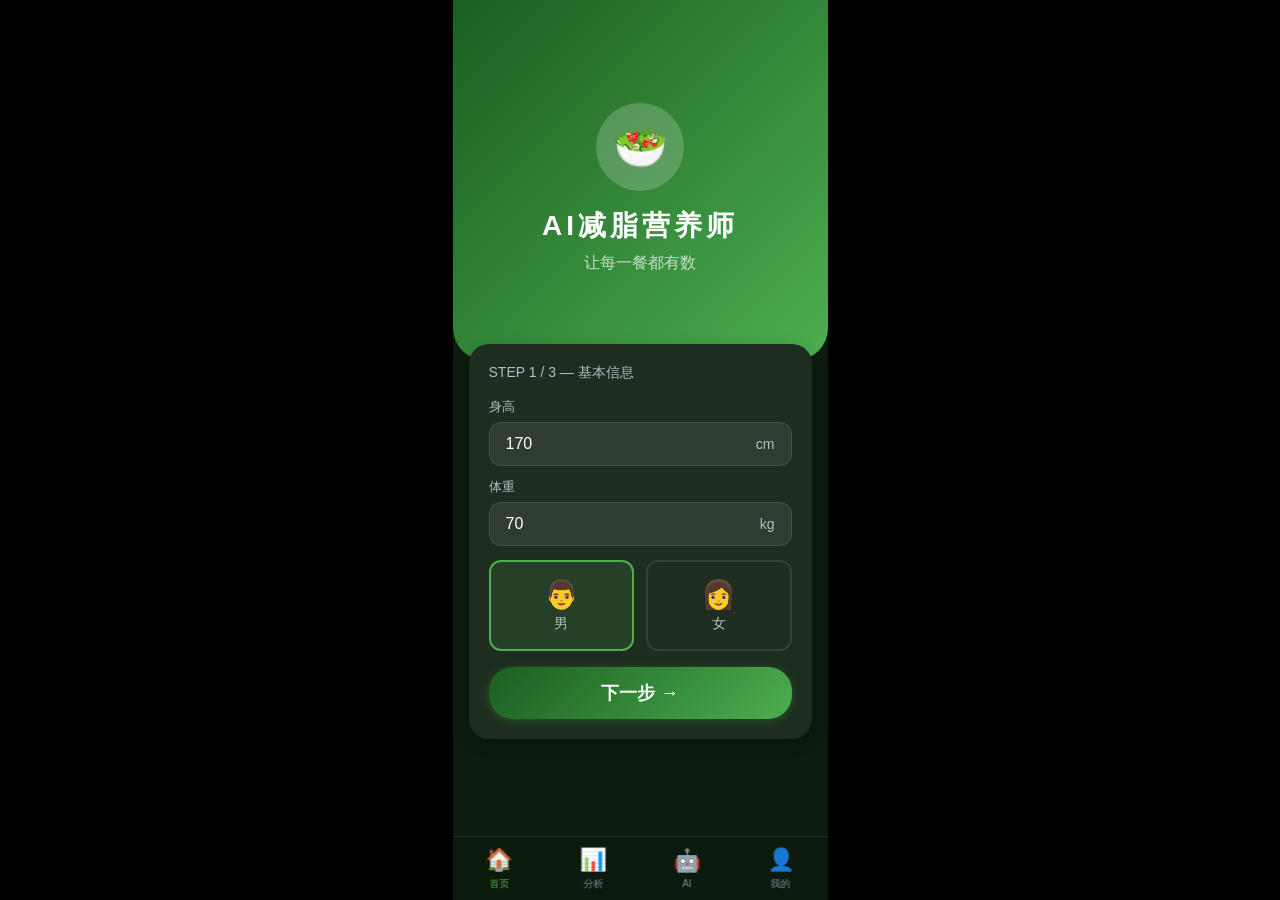
<file: index.html>
<!DOCTYPE html>
<html lang="zh-CN">
<head>
<meta charset="UTF-8">
<meta name="viewport" content="width=device-width, initial-scale=1.0, maximum-scale=1.0, user-scalable=no, viewport-fit=cover">
<title>AI减脂营养师</title>
<link rel="stylesheet" href="css/app.css">
</head>
<body>

<div class="app-container">

  <!-- ══════════════════════════════════════
       Toast
       ══════════════════════════════════════ -->
  <div class="toast" id="toast"></div>

  <!-- ══════════════════════════════════════
       Ripple Overlay
       ══════════════════════════════════════ -->
  <div class="ripple-overlay" id="ripple-overlay"></div>

  <!-- ══════════════════════════════════════
       PAGE 1: Onboarding
       ══════════════════════════════════════ -->
  <div class="page active" id="page-onboarding">

    <!-- Header -->
    <div class="onboard-header">
      <div class="onboard-logo">🥗</div>
      <div class="onboard-title">AI减脂营养师</div>
      <div class="onboard-subtitle">让每一餐都有数</div>
    </div>

    <!-- Step Cards -->
    <div class="onboard-card">

      <!-- Step 1: Body info -->
      <div class="step active" data-step="1">
        <div class="step-label">STEP 1 / 3 — 基本信息</div>

        <div style="margin-bottom: 12px;">
          <label style="font-size:13px;color:var(--text-secondary);display:block;margin-bottom:6px;">身高</label>
          <div class="input-group">
            <input class="input" id="input-height" type="number" value="170" min="100" max="250" placeholder="输入身高">
            <span class="input-unit">cm</span>
          </div>
        </div>

        <div style="margin-bottom: 14px;">
          <label style="font-size:13px;color:var(--text-secondary);display:block;margin-bottom:6px;">体重</label>
          <div class="input-group">
            <input class="input" id="input-weight" type="number" value="70" min="30" max="200" placeholder="输入体重">
            <span class="input-unit">kg</span>
          </div>
        </div>

        <div class="gender-group">
          <div class="gender-card selected" id="gender-male">
            <div class="gender-icon">👨</div>
            <div class="gender-label">男</div>
          </div>
          <div class="gender-card" id="gender-female">
            <div class="gender-icon">👩</div>
            <div class="gender-label">女</div>
          </div>
        </div>

        <button class="btn btn-primary" id="btn-step-next">下一步 →</button>
      </div>

      <!-- Step 2: Goal -->
      <div class="step" data-step="2">
        <div class="step-label">STEP 2 / 3 — 选择目标</div>
        <div class="goal-group">
          <div class="goal-card" data-goal="lose">
            <span class="goal-icon">🔥</span>
            <div class="goal-info">
              <div class="goal-title">减脂</div>
              <div class="goal-desc">制造合理热量缺口，健康减重</div>
            </div>
          </div>
          <div class="goal-card" data-goal="gain">
            <span class="goal-icon">💪</span>
            <div class="goal-info">
              <div class="goal-title">增肌</div>
              <div class="goal-desc">热量盈余+高蛋白，科学增肌</div>
            </div>
          </div>
          <div class="goal-card" data-goal="maintain">
            <span class="goal-icon">⚖️</span>
            <div class="goal-info">
              <div class="goal-title">保持体重</div>
              <div class="goal-desc">维持当前体重与健康饮食</div>
            </div>
          </div>
        </div>
      </div>

      <!-- Step 3: Result -->
      <div class="step" data-step="3">
        <div class="step-label">STEP 3 / 3 — 你的每日热量目标</div>
        <div class="calorie-result">
          <div>
            <span class="calorie-big" id="calorie-target-display">0</span>
            <span class="calorie-unit">千卡/天</span>
          </div>
          <div class="macro-row">
            <div class="macro-item">
              <div class="macro-value" id="macro-protein">--</div>
              <div class="macro-label">蛋白质 g</div>
            </div>
            <div class="macro-item">
              <div class="macro-value" id="macro-carbs">--</div>
              <div class="macro-label">碳水 g</div>
            </div>
            <div class="macro-item">
              <div class="macro-value" id="macro-fat">--</div>
              <div class="macro-label">脂肪 g</div>
            </div>
          </div>
          <div class="ai-note">基于Mifflin-St Jeor公式计算 · 减脂缺口约500千卡</div>
        </div>
        <button class="btn btn-primary" id="btn-start">开始减脂之旅</button>
      </div>
    </div>
  </div>

  <!-- ══════════════════════════════════════
       PAGE 2: Home
       ══════════════════════════════════════ -->
  <div class="page" id="page-home">

    <!-- Header -->
    <div class="home-header">
      <div class="header-top">
        <div class="user-info">
          <div class="avatar" id="avatar-letter">我</div>
          <div>
            <div class="welcome-text" id="greeting-text">早安 🌤️</div>
            <div class="welcome-name" id="greeting-name">减脂用户</div>
          </div>
        </div>
        <div class="calorie-ring-wrap">
          <canvas id="calorie-ring-canvas" width="110" height="110"></canvas>
          <div style="position:absolute;top:50%;left:50%;transform:translate(-50%,-50%);text-align:center;pointer-events:none;">
            <div style="font-family:var(--font-number);font-size:16px;font-weight:700;" id="ring-remaining">1800</div>
            <div style="font-size:10px;color:var(--text-muted);">剩余千卡</div>
          </div>
          <div class="streak-badge">
            <span>🔥</span><span id="streak-days">0</span><span>天打卡</span>
          </div>
        </div>
      </div>

      <!-- Meal quick access -->
      <div class="meal-quick">
        <div class="meal-quick-item" data-meal="早餐">
          <div class="meal-quick-icon">☀️</div>
          <div class="meal-quick-label">早餐</div>
        </div>
        <div class="meal-quick-item" data-meal="午餐">
          <div class="meal-quick-icon">🌤️</div>
          <div class="meal-quick-label">午餐</div>
        </div>
        <div class="meal-quick-item" data-meal="晚餐">
          <div class="meal-quick-icon">🌙</div>
          <div class="meal-quick-label">晚餐</div>
        </div>
        <div class="meal-quick-item" data-meal="加餐">
          <div class="meal-quick-icon">🍎</div>
          <div class="meal-quick-label">加餐</div>
        </div>
      </div>
    </div>

    <!-- Tabs -->
    <div class="tab-bar">
      <div class="tab-btn active" data-tab="record">📝 记录</div>
      <div class="tab-btn" data-tab="analysis">📊 分析</div>
      <div class="tab-btn" data-tab="ai">🤖 AI助手</div>
    </div>

    <!-- ══════════════════════════════════════
         Tab 1: Diet Record
         ══════════════════════════════════════ -->
    <div class="tab-content active padded" data-tab="record">

      <!-- Search -->
      <div class="search-bar">
        <div class="search-input-wrap">
          <input class="input" id="search-food-input" type="text" placeholder="搜索食物或输入描述...">
          <div class="search-dropdown" id="search-dropdown"></div>
        </div>
        <button class="btn-icon" id="btn-camera">📷</button>
      </div>

      <!-- Meal groups -->
      <div id="meals-container" style="min-height:200px;">
        <div class="text-center text-muted" style="padding:40px">
          还没有饮食记录<br><br>搜索食物开始记录吧
        </div>
      </div>

      <!-- Summary bar -->
      <div class="summary-bar">
        <div class="summary-row">
          <span class="summary-cal-label">已摄入</span>
          <span class="summary-cal-value" id="summary-cal">0</span>
          <span class="summary-cal-label">/ 目标</span>
          <span class="summary-cal-value" id="summary-target">1800</span>
          <span class="summary-cal-label">千卡</span>
        </div>
        <div class="progress-bar">
          <div class="progress-fill" id="summary-progress" style="width:0%"></div>
        </div>
        <div class="summary-row">
          <span class="summary-cal-label" style="color:var(--protein)">蛋白质</span>
          <span class="summary-cal-value" id="summary-protein">0</span>
          <span class="summary-cal-label">g</span>
          <span class="summary-cal-label" style="color:var(--carbs);margin-left:8px;">碳水</span>
          <span class="summary-cal-value" id="summary-carbs">0</span>
          <span class="summary-cal-label">g</span>
          <span class="summary-cal-label" style="color:var(--fat);margin-left:8px;">脂肪</span>
          <span class="summary-cal-value" id="summary-fat">0</span>
          <span class="summary-cal-label">g</span>
        </div>
      </div>
    </div>

    <!-- ══════════════════════════════════════
         Tab 2: Analysis
         ══════════════════════════════════════ -->
    <div class="tab-content padded" data-tab="analysis" id="macro-chart-area">

      <!-- Macro rings -->
      <div class="card">
        <div style="font-size:14px;color:var(--text-secondary);margin-bottom:8px;">今日营养素</div>
        <div class="chart-container" style="position:relative;">
          <canvas id="macro-ring-canvas" width="200" height="200"></canvas>
          <div style="position:absolute;top:50%;left:50%;transform:translate(-50%,-50%);text-align:center;pointer-events:none;">
            <div style="font-family:var(--font-number);font-size:28px;font-weight:800;" id="macro-center-cal">0</div>
            <div style="font-size:12px;color:var(--text-muted);" id="macro-center-target">/1800</div>
          </div>
        </div>
        <div class="chart-labels">
          <span class="chart-label-dot dot-protein"><span id="pct-protein">--%</span></span>
          <span class="chart-label-dot dot-carbs"><span id="pct-carbs">--%</span></span>
          <span class="chart-label-dot dot-fat"><span id="pct-fat">--%</span></span>
        </div>
      </div>

      <!-- Weekly chart -->
      <div class="card">
        <div style="font-size:14px;color:var(--text-secondary);margin-bottom:4px;">本周热量趋势</div>
        <div id="weekly-avg" style="font-size:12px;color:var(--text-muted);margin-bottom:8px;"></div>
        <div class="chart-container">
          <canvas id="weekly-chart-canvas" width="320" height="160"></canvas>
        </div>
        <div style="font-size:10px;color:var(--text-muted);text-align:center;margin-top:4px;">
          绿色达标 · 红色超标 · 虚线目标值
        </div>
      </div>

      <!-- AI Score -->
      <div class="card ai-score-card">
        <div style="font-size:14px;color:var(--text-secondary);">今日饮食评分</div>
        <div class="ai-score-big" id="ai-score-display" style="color:var(--text-muted);">--</div>
        <div class="ai-score-comment" id="ai-score-comment">记录饮食后可获得AI评分</div>
      </div>

      <!-- Suggestions -->
      <div class="card">
        <div style="font-size:14px;color:var(--text-secondary);margin-bottom:8px;">AI改进建议</div>
        <div class="suggestion-list" id="suggestions-list">
          <div class="text-center text-muted">记录饮食后可获得AI建议</div>
        </div>
      </div>

      <!-- Trend mini chart -->
      <div class="card">
        <div style="font-size:14px;color:var(--text-secondary);">近7天评分趋势</div>
        <div class="mini-chart-wrap">
          <canvas id="trend-canvas" width="280" height="100"></canvas>
          <span class="trend-arrow" id="trend-arrow">--</span>
        </div>
      </div>
    </div>

    <!-- ══════════════════════════════════════
         Tab 3: AI Chat
         ══════════════════════════════════════ -->
    <div class="tab-content" data-tab="ai" style="display:flex;flex-direction:column;flex:1;">

      <!-- Tool Links -->
      <div class="tool-links" style="display:flex;gap:10px;padding:0 16px 10px;overflow-x:auto;">
        <a href="product-agent.html" style="display:flex;align-items:center;gap:8px;background:rgba(59,130,246,0.10);border:1px solid rgba(59,130,246,0.25);border-radius:12px;padding:10px 16px;text-decoration:none;color:#60A5FA;font-size:13px;font-weight:600;white-space:nowrap;flex-shrink:0;transition:all 0.2s;">
          <span>🚀</span> 产品开发AI助手
        </a>
        <a href="listing-tool.html" style="display:flex;align-items:center;gap:8px;background:rgba(255,153,0,0.10);border:1px solid rgba(255,153,0,0.25);border-radius:12px;padding:10px 16px;text-decoration:none;color:var(--accent);font-size:13px;font-weight:600;white-space:nowrap;flex-shrink:0;transition:all 0.2s;">
          <span>📦</span> 亚马逊Listing优化
        </a>
      </div>

      <!-- Quick questions -->
      <div class="quick-questions">
        <div class="quick-chip">今天吃超了怎么办？</div>
        <div class="quick-chip">推荐一份低卡晚餐</div>
        <div class="quick-chip">减脂期能吃火锅吗？</div>
        <div class="quick-chip">如何补充蛋白质？</div>
        <div class="quick-chip">帮我分析今天的饮食</div>
      </div>

      <!-- Chat area -->
      <div class="chat-area" id="chat-messages">
        <div class="chat-row">
          <div class="chat-avatar">🥗</div>
          <div class="chat-bubble ai">
            你好！我是你的AI减脂营养师 🥗<br><br>
            告诉我你吃了什么，我帮你分析热量和营养。你也可以问我任何减脂相关的问题，比如：<br><br>
            • 今天吃超了怎么调整？<br>
            • 帮我推荐一份低卡晚餐<br>
            • 减脂期能吃火锅吗？<br><br>
            开始记录你的第一餐吧！
          </div>
        </div>
      </div>

      <!-- Input -->
      <div class="chat-input-bar">
        <input class="chat-input" id="chat-input" type="text" placeholder="输入消息...">
        <button class="chat-send" id="btn-send" disabled>➤</button>
      </div>
    </div>
  </div>

  <!-- ══════════════════════════════════════
       PAGE 3: Settings
       ══════════════════════════════════════ -->
  <div class="page" id="page-settings">
    <div class="padded">

      <!-- Profile -->
      <div class="profile-header">
        <div class="profile-avatar" id="settings-avatar-letter">我</div>
        <div class="profile-name" id="profile-name-display">减脂用户</div>
        <div class="profile-stats" id="profile-stats-display">--cm · --kg · 目标--kg</div>
        <button class="edit-btn" id="btn-edit-profile">编辑资料</button>
      </div>

      <!-- Calorie target -->
      <div class="settings-section">
        <div class="settings-section-title">每日热量目标</div>
        <div class="card">
          <div class="target-adjust">
            <button class="target-btn" id="target-minus">−</button>
            <div>
              <div class="target-value" id="settings-target">1800</div>
              <div style="font-size:12px;color:var(--text-muted);text-align:center;">千卡/天</div>
            </div>
            <button class="target-btn" id="target-plus">+</button>
          </div>
          <div style="font-size:12px;color:var(--text-muted);text-align:center;" id="settings-macros">
            蛋白质 135g · 碳水 202g · 脂肪 50g
          </div>
        </div>
      </div>

      <!-- Preferences -->
      <div class="settings-section">
        <div class="settings-section-title">饮食偏好</div>
        <div class="card">
          <div class="tag-group">
            <span class="tag">🥬 素食</span>
            <span class="tag">🥛 无乳糖</span>
            <span class="tag selected">🥩 高蛋白</span>
            <span class="tag">🍞 低碳水</span>
            <span class="tag">🐟 地中海</span>
          </div>
        </div>
      </div>

      <!-- Data management -->
      <div class="settings-section">
        <div class="settings-section-title">数据管理</div>
        <div class="card">
          <button class="btn btn-danger btn-sm" id="btn-clear-today" style="margin-bottom:8px;">清除今日记录</button>
          <button class="btn btn-outline btn-sm" id="btn-export">导出饮食报告</button>
        </div>
      </div>

      <!-- About -->
      <div class="settings-section">
        <div class="settings-section-title">关于</div>
        <div class="card">
          <div class="about-text">
            <div>AI减脂营养师 v1.0</div>
            <div>技术栈：FastAPI + DeepSeek + Canvas</div>
            <div>让每一餐都有数据可依</div>
            <div style="margin-top:4px;">由AI编程助手辅助开发</div>
          </div>
        </div>
      </div>
    </div>
  </div>

  <!-- ══════════════════════════════════════
       Bottom Navigation
       ══════════════════════════════════════ -->
  <div class="bottom-nav">
    <div class="nav-item active" data-page="home">
      <span class="nav-icon">🏠</span>
      <span>首页</span>
    </div>
    <div class="nav-item" data-page="analysis-nav">
      <span class="nav-icon">📊</span>
      <span>分析</span>
    </div>
    <div class="nav-item" data-page="ai-nav">
      <span class="nav-icon">🤖</span>
      <span>AI</span>
    </div>
    <div class="nav-item" data-page="settings">
      <span class="nav-icon">👤</span>
      <span>我的</span>
    </div>
  </div>

  <!-- ══════════════════════════════════════
       Add Food Modal
       ══════════════════════════════════════ -->
  <div class="modal-overlay" id="modal-overlay">
    <div class="modal-sheet" id="modal-sheet">
      <div class="modal-title">添加食物</div>

      <div style="margin-bottom:8px;">
        <span style="font-size:18px;font-weight:600;" id="modal-food-name">--</span>
        <span style="font-size:12px;color:var(--text-muted);margin-left:8px;" id="modal-food-cat">--</span>
      </div>

      <div class="stepper">
        <button class="stepper-btn" id="stepper-minus">−</button>
        <div>
          <span class="stepper-value" id="modal-amount-val">100</span>
          <span class="stepper-unit"> 克</span>
        </div>
        <button class="stepper-btn" id="stepper-plus">+</button>
      </div>

      <div style="font-size:12px;color:var(--text-muted);margin-bottom:12px;" id="modal-nutrition">--</div>

      <div class="meal-type-picker">
        <div class="meal-type-option selected" data-type="早餐">☀️ 早餐</div>
        <div class="meal-type-option" data-type="午餐">🌤️ 午餐</div>
        <div class="meal-type-option" data-type="晚餐">🌙 晚餐</div>
        <div class="meal-type-option" data-type="加餐">🍎 加餐</div>
      </div>

      <button class="btn btn-primary" id="btn-confirm-add">确认添加</button>
      <button class="btn btn-ghost btn-sm" id="btn-cancel-add" style="width:100%;margin-top:8px;">取消</button>
    </div>
  </div>

</div><!-- /app-container -->

<script src="js/env.js"></script>
<script src="js/api-client.js"></script>
<script src="js/chart-utils.js"></script>
<script src="js/offline-kb.js"></script>
<script src="js/app.js"></script>
<script>
  // Initialize app
  document.addEventListener('DOMContentLoaded', function() {
    AppInit();
  });
</script>

</body>
</html>
</file>
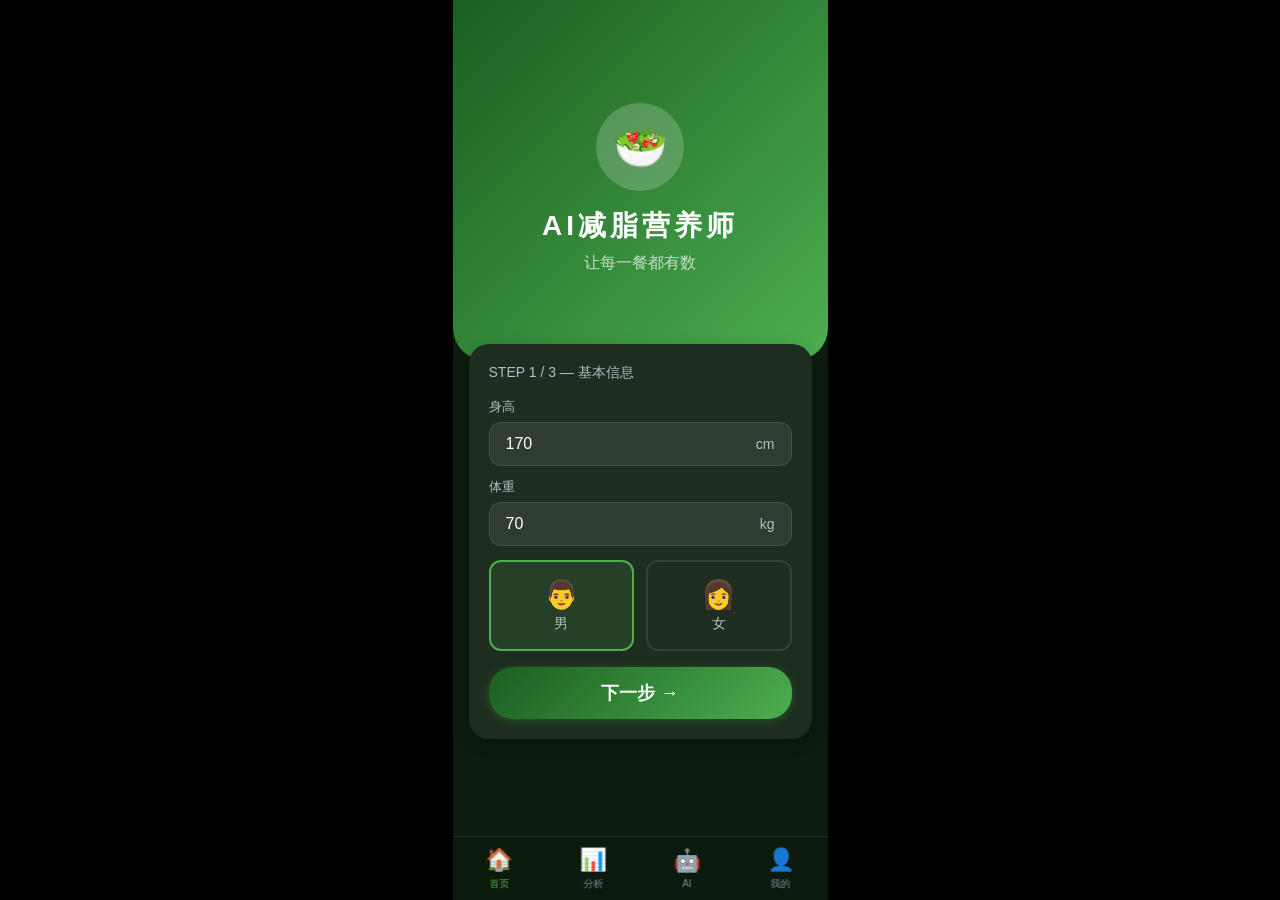
<file: backend/index.html>
<!DOCTYPE html>
<html lang="zh-CN">
<head>
<meta charset="UTF-8">
<meta name="viewport" content="width=device-width, initial-scale=1.0, maximum-scale=1.0, user-scalable=no, viewport-fit=cover">
<title>AI减脂营养师</title>
<link rel="stylesheet" href="css/app.css">
</head>
<body>

<div class="app-container">

  <!-- ══════════════════════════════════════
       Toast
       ══════════════════════════════════════ -->
  <div class="toast" id="toast"></div>

  <!-- ══════════════════════════════════════
       Ripple Overlay
       ══════════════════════════════════════ -->
  <div class="ripple-overlay" id="ripple-overlay"></div>

  <!-- ══════════════════════════════════════
       PAGE 1: Onboarding
       ══════════════════════════════════════ -->
  <div class="page active" id="page-onboarding">

    <!-- Header -->
    <div class="onboard-header">
      <div class="onboard-logo">🥗</div>
      <div class="onboard-title">AI减脂营养师</div>
      <div class="onboard-subtitle">让每一餐都有数</div>
    </div>

    <!-- Step Cards -->
    <div class="onboard-card">

      <!-- Step 1: Body info -->
      <div class="step active" data-step="1">
        <div class="step-label">STEP 1 / 3 — 基本信息</div>

        <div style="margin-bottom: 12px;">
          <label style="font-size:13px;color:var(--text-secondary);display:block;margin-bottom:6px;">身高</label>
          <div class="input-group">
            <input class="input" id="input-height" type="number" value="170" min="100" max="250" placeholder="输入身高">
            <span class="input-unit">cm</span>
          </div>
        </div>

        <div style="margin-bottom: 14px;">
          <label style="font-size:13px;color:var(--text-secondary);display:block;margin-bottom:6px;">体重</label>
          <div class="input-group">
            <input class="input" id="input-weight" type="number" value="70" min="30" max="200" placeholder="输入体重">
            <span class="input-unit">kg</span>
          </div>
        </div>

        <div class="gender-group">
          <div class="gender-card selected" id="gender-male">
            <div class="gender-icon">👨</div>
            <div class="gender-label">男</div>
          </div>
          <div class="gender-card" id="gender-female">
            <div class="gender-icon">👩</div>
            <div class="gender-label">女</div>
          </div>
        </div>

        <button class="btn btn-primary" id="btn-step-next">下一步 →</button>
      </div>

      <!-- Step 2: Goal -->
      <div class="step" data-step="2">
        <div class="step-label">STEP 2 / 3 — 选择目标</div>
        <div class="goal-group">
          <div class="goal-card" data-goal="lose">
            <span class="goal-icon">🔥</span>
            <div class="goal-info">
              <div class="goal-title">减脂</div>
              <div class="goal-desc">制造合理热量缺口，健康减重</div>
            </div>
          </div>
          <div class="goal-card" data-goal="gain">
            <span class="goal-icon">💪</span>
            <div class="goal-info">
              <div class="goal-title">增肌</div>
              <div class="goal-desc">热量盈余+高蛋白，科学增肌</div>
            </div>
          </div>
          <div class="goal-card" data-goal="maintain">
            <span class="goal-icon">⚖️</span>
            <div class="goal-info">
              <div class="goal-title">保持体重</div>
              <div class="goal-desc">维持当前体重与健康饮食</div>
            </div>
          </div>
        </div>
      </div>

      <!-- Step 3: Result -->
      <div class="step" data-step="3">
        <div class="step-label">STEP 3 / 3 — 你的每日热量目标</div>
        <div class="calorie-result">
          <div>
            <span class="calorie-big" id="calorie-target-display">0</span>
            <span class="calorie-unit">千卡/天</span>
          </div>
          <div class="macro-row">
            <div class="macro-item">
              <div class="macro-value" id="macro-protein">--</div>
              <div class="macro-label">蛋白质 g</div>
            </div>
            <div class="macro-item">
              <div class="macro-value" id="macro-carbs">--</div>
              <div class="macro-label">碳水 g</div>
            </div>
            <div class="macro-item">
              <div class="macro-value" id="macro-fat">--</div>
              <div class="macro-label">脂肪 g</div>
            </div>
          </div>
          <div class="ai-note">基于Mifflin-St Jeor公式计算 · 减脂缺口约500千卡</div>
        </div>
        <button class="btn btn-primary" id="btn-start">开始减脂之旅</button>
      </div>
    </div>
  </div>

  <!-- ══════════════════════════════════════
       PAGE 2: Home
       ══════════════════════════════════════ -->
  <div class="page" id="page-home">

    <!-- Header -->
    <div class="home-header">
      <div class="header-top">
        <div class="user-info">
          <div class="avatar" id="avatar-letter">我</div>
          <div>
            <div class="welcome-text" id="greeting-text">早安 🌤️</div>
            <div class="welcome-name" id="greeting-name">减脂用户</div>
          </div>
        </div>
        <div class="calorie-ring-wrap">
          <canvas id="calorie-ring-canvas" width="110" height="110"></canvas>
          <div style="position:absolute;top:50%;left:50%;transform:translate(-50%,-50%);text-align:center;pointer-events:none;">
            <div style="font-family:var(--font-number);font-size:16px;font-weight:700;" id="ring-remaining">1800</div>
            <div style="font-size:10px;color:var(--text-muted);">剩余千卡</div>
          </div>
          <div class="streak-badge">
            <span>🔥</span><span id="streak-days">0</span><span>天打卡</span>
          </div>
        </div>
      </div>

      <!-- Meal quick access -->
      <div class="meal-quick">
        <div class="meal-quick-item" data-meal="早餐">
          <div class="meal-quick-icon">☀️</div>
          <div class="meal-quick-label">早餐</div>
        </div>
        <div class="meal-quick-item" data-meal="午餐">
          <div class="meal-quick-icon">🌤️</div>
          <div class="meal-quick-label">午餐</div>
        </div>
        <div class="meal-quick-item" data-meal="晚餐">
          <div class="meal-quick-icon">🌙</div>
          <div class="meal-quick-label">晚餐</div>
        </div>
        <div class="meal-quick-item" data-meal="加餐">
          <div class="meal-quick-icon">🍎</div>
          <div class="meal-quick-label">加餐</div>
        </div>
      </div>
    </div>

    <!-- Tabs -->
    <div class="tab-bar">
      <div class="tab-btn active" data-tab="record">📝 记录</div>
      <div class="tab-btn" data-tab="analysis">📊 分析</div>
      <div class="tab-btn" data-tab="ai">🤖 AI助手</div>
    </div>

    <!-- ══════════════════════════════════════
         Tab 1: Diet Record
         ══════════════════════════════════════ -->
    <div class="tab-content active padded" data-tab="record">

      <!-- Search -->
      <div class="search-bar">
        <div class="search-input-wrap">
          <input class="input" id="search-food-input" type="text" placeholder="搜索食物或输入描述...">
          <div class="search-dropdown" id="search-dropdown"></div>
        </div>
        <button class="btn-icon" id="btn-camera">📷</button>
      </div>

      <!-- Meal groups -->
      <div id="meals-container" style="min-height:200px;">
        <div class="text-center text-muted" style="padding:40px">
          还没有饮食记录<br><br>搜索食物开始记录吧
        </div>
      </div>

      <!-- Summary bar -->
      <div class="summary-bar">
        <div class="summary-row">
          <span class="summary-cal-label">已摄入</span>
          <span class="summary-cal-value" id="summary-cal">0</span>
          <span class="summary-cal-label">/ 目标</span>
          <span class="summary-cal-value" id="summary-target">1800</span>
          <span class="summary-cal-label">千卡</span>
        </div>
        <div class="progress-bar">
          <div class="progress-fill" id="summary-progress" style="width:0%"></div>
        </div>
        <div class="summary-row">
          <span class="summary-cal-label" style="color:var(--protein)">蛋白质</span>
          <span class="summary-cal-value" id="summary-protein">0</span>
          <span class="summary-cal-label">g</span>
          <span class="summary-cal-label" style="color:var(--carbs);margin-left:8px;">碳水</span>
          <span class="summary-cal-value" id="summary-carbs">0</span>
          <span class="summary-cal-label">g</span>
          <span class="summary-cal-label" style="color:var(--fat);margin-left:8px;">脂肪</span>
          <span class="summary-cal-value" id="summary-fat">0</span>
          <span class="summary-cal-label">g</span>
        </div>
      </div>
    </div>

    <!-- ══════════════════════════════════════
         Tab 2: Analysis
         ══════════════════════════════════════ -->
    <div class="tab-content padded" data-tab="analysis" id="macro-chart-area">

      <!-- Macro rings -->
      <div class="card">
        <div style="font-size:14px;color:var(--text-secondary);margin-bottom:8px;">今日营养素</div>
        <div class="chart-container" style="position:relative;">
          <canvas id="macro-ring-canvas" width="200" height="200"></canvas>
          <div style="position:absolute;top:50%;left:50%;transform:translate(-50%,-50%);text-align:center;pointer-events:none;">
            <div style="font-family:var(--font-number);font-size:28px;font-weight:800;" id="macro-center-cal">0</div>
            <div style="font-size:12px;color:var(--text-muted);" id="macro-center-target">/1800</div>
          </div>
        </div>
        <div class="chart-labels">
          <span class="chart-label-dot dot-protein"><span id="pct-protein">--%</span></span>
          <span class="chart-label-dot dot-carbs"><span id="pct-carbs">--%</span></span>
          <span class="chart-label-dot dot-fat"><span id="pct-fat">--%</span></span>
        </div>
      </div>

      <!-- Weekly chart -->
      <div class="card">
        <div style="font-size:14px;color:var(--text-secondary);margin-bottom:4px;">本周热量趋势</div>
        <div id="weekly-avg" style="font-size:12px;color:var(--text-muted);margin-bottom:8px;"></div>
        <div class="chart-container">
          <canvas id="weekly-chart-canvas" width="320" height="160"></canvas>
        </div>
        <div style="font-size:10px;color:var(--text-muted);text-align:center;margin-top:4px;">
          绿色达标 · 红色超标 · 虚线目标值
        </div>
      </div>

      <!-- AI Score -->
      <div class="card ai-score-card">
        <div style="font-size:14px;color:var(--text-secondary);">今日饮食评分</div>
        <div class="ai-score-big" id="ai-score-display" style="color:var(--text-muted);">--</div>
        <div class="ai-score-comment" id="ai-score-comment">记录饮食后可获得AI评分</div>
      </div>

      <!-- Suggestions -->
      <div class="card">
        <div style="font-size:14px;color:var(--text-secondary);margin-bottom:8px;">AI改进建议</div>
        <div class="suggestion-list" id="suggestions-list">
          <div class="text-center text-muted">记录饮食后可获得AI建议</div>
        </div>
      </div>

      <!-- Trend mini chart -->
      <div class="card">
        <div style="font-size:14px;color:var(--text-secondary);">近7天评分趋势</div>
        <div class="mini-chart-wrap">
          <canvas id="trend-canvas" width="280" height="100"></canvas>
          <span class="trend-arrow" id="trend-arrow">--</span>
        </div>
      </div>
    </div>

    <!-- ══════════════════════════════════════
         Tab 3: AI Chat
         ══════════════════════════════════════ -->
    <div class="tab-content" data-tab="ai" style="display:flex;flex-direction:column;flex:1;">

      <!-- Quick questions -->
      <div class="quick-questions">
        <div class="quick-chip">今天吃超了怎么办？</div>
        <div class="quick-chip">推荐一份低卡晚餐</div>
        <div class="quick-chip">减脂期能吃火锅吗？</div>
        <div class="quick-chip">如何补充蛋白质？</div>
        <div class="quick-chip">帮我分析今天的饮食</div>
      </div>

      <!-- Chat area -->
      <div class="chat-area" id="chat-messages">
        <div class="chat-row">
          <div class="chat-avatar">🥗</div>
          <div class="chat-bubble ai">
            你好！我是你的AI减脂营养师 🥗<br><br>
            告诉我你吃了什么，我帮你分析热量和营养。你也可以问我任何减脂相关的问题，比如：<br><br>
            • 今天吃超了怎么调整？<br>
            • 帮我推荐一份低卡晚餐<br>
            • 减脂期能吃火锅吗？<br><br>
            开始记录你的第一餐吧！
          </div>
        </div>
      </div>

      <!-- Input -->
      <div class="chat-input-bar">
        <input class="chat-input" id="chat-input" type="text" placeholder="输入消息...">
        <button class="chat-send" id="btn-send" disabled>➤</button>
      </div>
    </div>
  </div>

  <!-- ══════════════════════════════════════
       PAGE 3: Settings
       ══════════════════════════════════════ -->
  <div class="page" id="page-settings">
    <div class="padded">

      <!-- Profile -->
      <div class="profile-header">
        <div class="profile-avatar" id="settings-avatar-letter">我</div>
        <div class="profile-name" id="profile-name-display">减脂用户</div>
        <div class="profile-stats" id="profile-stats-display">--cm · --kg · 目标--kg</div>
        <button class="edit-btn" id="btn-edit-profile">编辑资料</button>
      </div>

      <!-- Calorie target -->
      <div class="settings-section">
        <div class="settings-section-title">每日热量目标</div>
        <div class="card">
          <div class="target-adjust">
            <button class="target-btn" id="target-minus">−</button>
            <div>
              <div class="target-value" id="settings-target">1800</div>
              <div style="font-size:12px;color:var(--text-muted);text-align:center;">千卡/天</div>
            </div>
            <button class="target-btn" id="target-plus">+</button>
          </div>
          <div style="font-size:12px;color:var(--text-muted);text-align:center;" id="settings-macros">
            蛋白质 135g · 碳水 202g · 脂肪 50g
          </div>
        </div>
      </div>

      <!-- Preferences -->
      <div class="settings-section">
        <div class="settings-section-title">饮食偏好</div>
        <div class="card">
          <div class="tag-group">
            <span class="tag">🥬 素食</span>
            <span class="tag">🥛 无乳糖</span>
            <span class="tag selected">🥩 高蛋白</span>
            <span class="tag">🍞 低碳水</span>
            <span class="tag">🐟 地中海</span>
          </div>
        </div>
      </div>

      <!-- Data management -->
      <div class="settings-section">
        <div class="settings-section-title">数据管理</div>
        <div class="card">
          <button class="btn btn-danger btn-sm" id="btn-clear-today" style="margin-bottom:8px;">清除今日记录</button>
          <button class="btn btn-outline btn-sm" id="btn-export">导出饮食报告</button>
        </div>
      </div>

      <!-- About -->
      <div class="settings-section">
        <div class="settings-section-title">关于</div>
        <div class="card">
          <div class="about-text">
            <div>AI减脂营养师 v1.0</div>
            <div>技术栈：FastAPI + DeepSeek + Canvas</div>
            <div>让每一餐都有数据可依</div>
            <div style="margin-top:4px;">由AI编程助手辅助开发</div>
          </div>
        </div>
      </div>
    </div>
  </div>

  <!-- ══════════════════════════════════════
       Bottom Navigation
       ══════════════════════════════════════ -->
  <div class="bottom-nav">
    <div class="nav-item active" data-page="home">
      <span class="nav-icon">🏠</span>
      <span>首页</span>
    </div>
    <div class="nav-item" data-page="analysis-nav">
      <span class="nav-icon">📊</span>
      <span>分析</span>
    </div>
    <div class="nav-item" data-page="ai-nav">
      <span class="nav-icon">🤖</span>
      <span>AI</span>
    </div>
    <div class="nav-item" data-page="settings">
      <span class="nav-icon">👤</span>
      <span>我的</span>
    </div>
  </div>

  <!-- ══════════════════════════════════════
       Add Food Modal
       ══════════════════════════════════════ -->
  <div class="modal-overlay" id="modal-overlay">
    <div class="modal-sheet" id="modal-sheet">
      <div class="modal-title">添加食物</div>

      <div style="margin-bottom:8px;">
        <span style="font-size:18px;font-weight:600;" id="modal-food-name">--</span>
        <span style="font-size:12px;color:var(--text-muted);margin-left:8px;" id="modal-food-cat">--</span>
      </div>

      <div class="stepper">
        <button class="stepper-btn" id="stepper-minus">−</button>
        <div>
          <span class="stepper-value" id="modal-amount-val">100</span>
          <span class="stepper-unit"> 克</span>
        </div>
        <button class="stepper-btn" id="stepper-plus">+</button>
      </div>

      <div style="font-size:12px;color:var(--text-muted);margin-bottom:12px;" id="modal-nutrition">--</div>

      <div class="meal-type-picker">
        <div class="meal-type-option selected" data-type="早餐">☀️ 早餐</div>
        <div class="meal-type-option" data-type="午餐">🌤️ 午餐</div>
        <div class="meal-type-option" data-type="晚餐">🌙 晚餐</div>
        <div class="meal-type-option" data-type="加餐">🍎 加餐</div>
      </div>

      <button class="btn btn-primary" id="btn-confirm-add">确认添加</button>
      <button class="btn btn-ghost btn-sm" id="btn-cancel-add" style="width:100%;margin-top:8px;">取消</button>
    </div>
  </div>

</div><!-- /app-container -->

<script src="js/env.js"></script>
<script src="js/api-client.js"></script>
<script src="js/chart-utils.js"></script>
<script src="js/app.js"></script>
<script>
  // Initialize app
  document.addEventListener('DOMContentLoaded', function() {
    AppInit();
  });
</script>

</body>
</html>
</file>
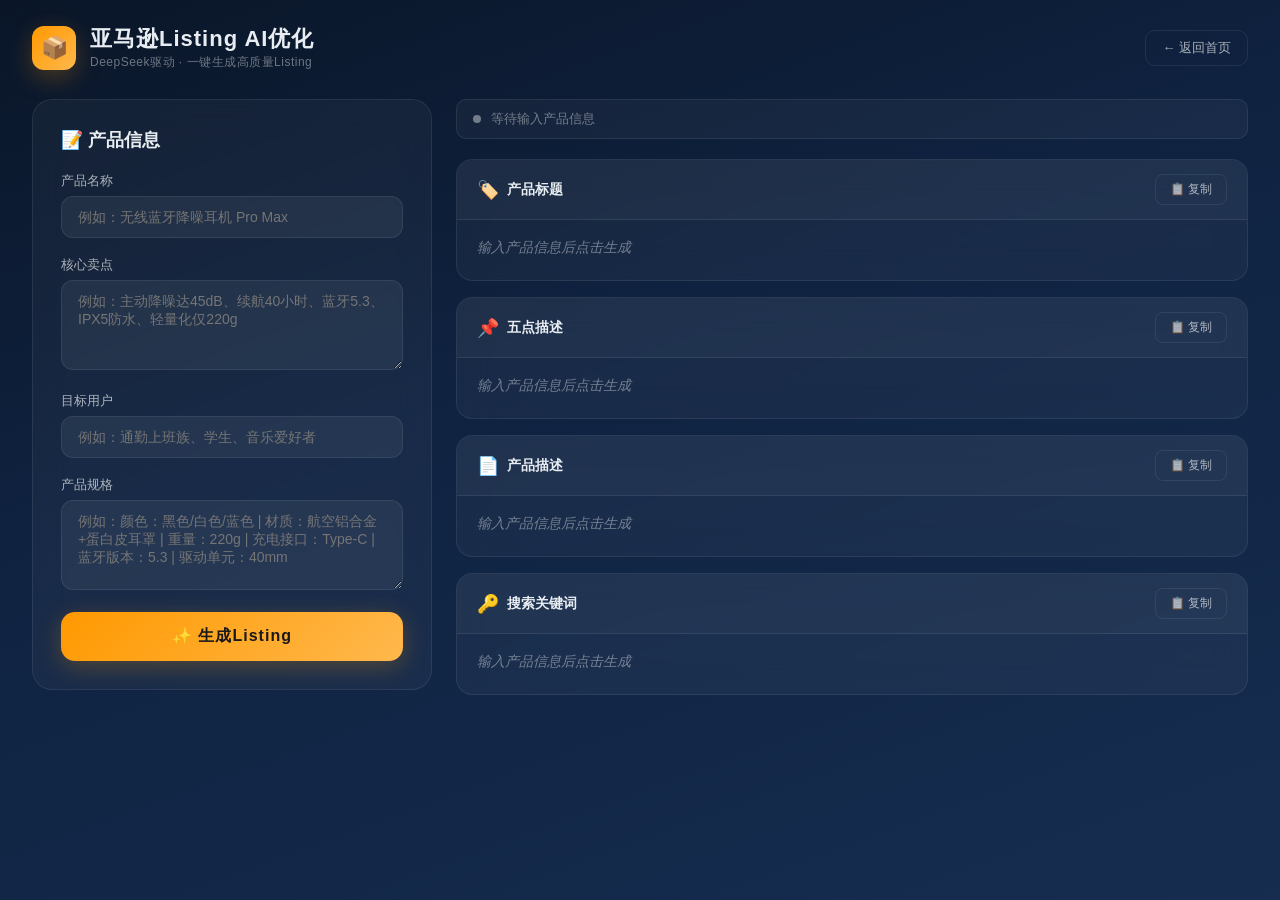
<file: listing-tool.html>
<!DOCTYPE html>
<html lang="zh-CN">
<head>
<meta charset="UTF-8">
<meta name="viewport" content="width=device-width, initial-scale=1.0, maximum-scale=1.0, user-scalable=no">
<title>亚马逊Listing优化</title>
<style>
  :root {
    --bg: #0A1628;
    --card-bg: rgba(255, 255, 255, 0.04);
    --border: rgba(255, 255, 255, 0.08);
    --text: #E8EDF2;
    --text-secondary: rgba(255, 255, 255, 0.65);
    --text-muted: rgba(255, 255, 255, 0.40);
    --accent: #FF9900;
    --accent-hover: #FFB84D;
    --accent-glow: rgba(255, 153, 0, 0.25);
    --green: #4CAF50;
    --red: #EF5350;
    --input-bg: rgba(255, 255, 255, 0.06);
    --font-number: 'SF Mono', 'Fira Code', 'Consolas', monospace;
  }

  * { margin: 0; padding: 0; box-sizing: border-box; }

  body {
    font-family: -apple-system, BlinkMacSystemFont, 'PingFang SC', 'Microsoft YaHei', sans-serif;
    background: linear-gradient(160deg, #0A1628 0%, #0F2240 40%, #162D50 100%);
    min-height: 100vh;
    color: var(--text);
    -webkit-font-smoothing: antialiased;
  }

  .container {
    max-width: 1320px;
    margin: 0 auto;
    padding: 24px 32px;
  }

  /* ── Header ── */
  .header {
    display: flex;
    align-items: center;
    justify-content: space-between;
    margin-bottom: 28px;
    flex-wrap: wrap;
    gap: 12px;
  }

  .header-left {
    display: flex;
    align-items: center;
    gap: 14px;
  }

  .logo {
    width: 44px; height: 44px;
    border-radius: 12px;
    background: linear-gradient(135deg, #FF9900 0%, #FFB84D 100%);
    display: flex; align-items: center; justify-content: center;
    font-size: 22px;
    box-shadow: 0 8px 24px var(--accent-glow);
  }

  .title {
    font-size: 22px;
    font-weight: 700;
    letter-spacing: 1px;
  }

  .subtitle {
    font-size: 12px;
    color: var(--text-muted);
    letter-spacing: 0.5px;
  }

  .back-link {
    font-size: 13px;
    color: var(--text-secondary);
    text-decoration: none;
    padding: 8px 16px;
    border-radius: 10px;
    border: 1px solid var(--border);
    transition: all 0.2s;
  }

  .back-link:hover {
    background: rgba(255, 255, 255, 0.06);
    color: var(--text);
  }

  /* ── Main Layout ── */
  .main-grid {
    display: grid;
    grid-template-columns: 400px 1fr;
    gap: 24px;
    align-items: start;
  }

  @media (max-width: 960px) {
    .main-grid {
      grid-template-columns: 1fr;
    }
    .container { padding: 16px; }
  }

  /* ── Input Panel ── */
  .input-panel {
    background: var(--card-bg);
    backdrop-filter: blur(16px);
    -webkit-backdrop-filter: blur(16px);
    border: 1px solid var(--border);
    border-radius: 20px;
    padding: 28px;
    position: sticky;
    top: 24px;
  }

  .input-panel h2 {
    font-size: 18px;
    font-weight: 600;
    margin-bottom: 20px;
    display: flex;
    align-items: center;
    gap: 8px;
  }

  .form-group {
    margin-bottom: 18px;
  }

  .form-group label {
    display: block;
    font-size: 13px;
    color: var(--text-secondary);
    margin-bottom: 6px;
    font-weight: 500;
  }

  .form-group textarea,
  .form-group input {
    width: 100%;
    background: var(--input-bg);
    border: 1px solid var(--border);
    border-radius: 12px;
    padding: 12px 16px;
    color: var(--text);
    font-size: 14px;
    font-family: inherit;
    outline: none;
    transition: border-color 0.2s, box-shadow 0.2s;
    resize: vertical;
  }

  .form-group textarea:focus,
  .form-group input:focus {
    border-color: var(--accent);
    box-shadow: 0 0 0 3px var(--accent-glow);
  }

  .form-group textarea { min-height: 90px; }

  .btn-generate {
    width: 100%;
    padding: 14px;
    background: linear-gradient(135deg, #FF9900 0%, #FFB84D 100%);
    color: #1A1A1A;
    border: none;
    border-radius: 14px;
    font-size: 16px;
    font-weight: 700;
    cursor: pointer;
    letter-spacing: 1px;
    transition: all 0.25s;
    box-shadow: 0 6px 24px var(--accent-glow);
    position: relative;
    overflow: hidden;
  }

  .btn-generate:hover {
    transform: translateY(-1px);
    box-shadow: 0 8px 32px var(--accent-glow);
  }

  .btn-generate:active { transform: translateY(0); }

  .btn-generate:disabled {
    opacity: 0.5;
    cursor: not-allowed;
    transform: none;
    box-shadow: none;
  }

  .btn-generate .spinner {
    display: none;
    width: 20px; height: 20px;
    border: 2.5px solid rgba(26, 26, 26, 0.3);
    border-top-color: #1A1A1A;
    border-radius: 50%;
    animation: spin 0.7s linear infinite;
    margin-right: 8px;
  }

  .btn-generate.loading .spinner { display: inline-block; }
  .btn-generate.loading .btn-text { display: none; }

  @keyframes spin {
    to { transform: rotate(360deg); }
  }

  /* ── Result Panel ── */
  .result-panel {
    display: flex;
    flex-direction: column;
    gap: 16px;
  }

  .result-card {
    background: var(--card-bg);
    backdrop-filter: blur(16px);
    -webkit-backdrop-filter: blur(16px);
    border: 1px solid var(--border);
    border-radius: 16px;
    overflow: hidden;
    transition: border-color 0.3s;
  }

  .result-card.pending {
    border-color: rgba(255, 153, 0, 0.3);
  }

  .result-card.loading-card {
    border-color: rgba(255, 153, 0, 0.4);
  }

  .card-header {
    display: flex;
    align-items: center;
    justify-content: space-between;
    padding: 14px 20px;
    background: rgba(255, 255, 255, 0.03);
    border-bottom: 1px solid var(--border);
  }

  .card-header h3 {
    font-size: 14px;
    font-weight: 600;
    display: flex;
    align-items: center;
    gap: 8px;
  }

  .card-header .icon {
    font-size: 18px;
  }

  .btn-copy {
    font-size: 12px;
    padding: 6px 14px;
    border-radius: 8px;
    border: 1px solid var(--border);
    background: transparent;
    color: var(--text-secondary);
    cursor: pointer;
    transition: all 0.2s;
    font-family: inherit;
    white-space: nowrap;
  }

  .btn-copy:hover {
    background: rgba(255, 255, 255, 0.08);
    color: var(--text);
  }

  .btn-copy.copied {
    background: var(--green);
    border-color: var(--green);
    color: #fff;
  }

  .card-body {
    padding: 16px 20px;
    min-height: 60px;
    font-size: 14px;
    line-height: 1.7;
    color: var(--text-secondary);
  }

  .card-body .placeholder {
    color: var(--text-muted);
    font-style: italic;
  }

  /* ── Shimmer Loading ── */
  .shimmer {
    display: flex;
    flex-direction: column;
    gap: 10px;
  }

  .shimmer-line {
    height: 14px;
    border-radius: 7px;
    background: linear-gradient(
      90deg,
      rgba(255, 255, 255, 0.04) 25%,
      rgba(255, 255, 255, 0.08) 50%,
      rgba(255, 255, 255, 0.04) 75%
    );
    background-size: 200% 100%;
    animation: shimmerAnim 1.5s ease-in-out infinite;
  }

  .shimmer-line.short { width: 60%; }
  .shimmer-line.medium { width: 80%; }

  @keyframes shimmerAnim {
    0% { background-position: 200% 0; }
    100% { background-position: -200% 0; }
  }

  /* ── Status Bar ── */
  .status-bar {
    display: flex;
    align-items: center;
    gap: 10px;
    padding: 10px 16px;
    background: var(--card-bg);
    border: 1px solid var(--border);
    border-radius: 10px;
    font-size: 13px;
    color: var(--text-muted);
    margin-bottom: 4px;
  }

  .status-dot {
    width: 8px; height: 8px;
    border-radius: 50%;
    background: var(--text-muted);
  }

  .status-dot.active {
    background: var(--accent);
    box-shadow: 0 0 8px var(--accent-glow);
    animation: pulse 1.5s ease-in-out infinite;
  }

  .status-dot.done {
    background: var(--green);
  }

  @keyframes pulse {
    0%, 100% { opacity: 1; transform: scale(1); }
    50% { opacity: 0.5; transform: scale(1.3); }
  }

  /* ── Tooltip ── */
  .toast {
    position: fixed;
    bottom: 32px;
    left: 50%;
    transform: translateX(-50%) translateY(80px);
    background: #333;
    color: #fff;
    padding: 10px 24px;
    border-radius: 10px;
    font-size: 13px;
    pointer-events: none;
    transition: transform 0.3s ease;
    z-index: 100;
    box-shadow: 0 8px 30px rgba(0,0,0,0.4);
  }

  .toast.show {
    transform: translateX(-50%) translateY(0);
  }

  /* ── Keyword styling ── */
  .kw-section {
    margin-bottom: 12px;
  }

  .kw-section:last-child { margin-bottom: 0; }

  .kw-label {
    font-size: 12px;
    font-weight: 600;
    color: var(--accent);
    margin-bottom: 4px;
  }

  .kw-tags {
    display: flex;
    flex-wrap: wrap;
    gap: 6px;
  }

  .kw-tag {
    font-size: 12px;
    padding: 4px 10px;
    border-radius: 6px;
    background: rgba(255, 153, 0, 0.12);
    color: var(--accent-hover);
    border: 1px solid rgba(255, 153, 0, 0.2);
  }
</style>
</head>
<body>

<div class="container">
  <!-- Header -->
  <div class="header">
    <div class="header-left">
      <div class="logo">📦</div>
      <div>
        <div class="title">亚马逊Listing AI优化</div>
        <div class="subtitle">DeepSeek驱动 · 一键生成高质量Listing</div>
      </div>
    </div>
    <a href="index.html" class="back-link">← 返回首页</a>
  </div>

  <!-- Main Grid -->
  <div class="main-grid">
    <!-- Left: Input -->
    <div class="input-panel">
      <h2>📝 产品信息</h2>

      <div class="form-group">
        <label>产品名称</label>
        <input type="text" id="input-product-name" placeholder="例如：无线蓝牙降噪耳机 Pro Max">
      </div>

      <div class="form-group">
        <label>核心卖点</label>
        <textarea id="input-selling-points" placeholder="例如：主动降噪达45dB、续航40小时、蓝牙5.3、IPX5防水、轻量化仅220g"></textarea>
      </div>

      <div class="form-group">
        <label>目标用户</label>
        <input type="text" id="input-target-user" placeholder="例如：通勤上班族、学生、音乐爱好者">
      </div>

      <div class="form-group">
        <label>产品规格</label>
        <textarea id="input-specifications" placeholder="例如：颜色：黑色/白色/蓝色 | 材质：航空铝合金+蛋白皮耳罩 | 重量：220g | 充电接口：Type-C | 蓝牙版本：5.3 | 驱动单元：40mm"></textarea>
      </div>

      <button class="btn-generate" id="btn-generate" onclick="generateListing()">
        <span class="spinner"></span>
        <span class="btn-text">✨ 生成Listing</span>
      </button>
    </div>

    <!-- Right: Results -->
    <div class="result-panel" id="result-panel">
      <!-- Status -->
      <div class="status-bar">
        <span class="status-dot" id="status-dot"></span>
        <span id="status-text">等待输入产品信息</span>
      </div>

      <!-- Title Card -->
      <div class="result-card" id="card-title">
        <div class="card-header">
          <h3><span class="icon">🏷️</span> 产品标题</h3>
          <button class="btn-copy" onclick="copyResult('title')" id="btn-copy-title">📋 复制</button>
        </div>
        <div class="card-body" id="body-title">
          <span class="placeholder">输入产品信息后点击生成</span>
        </div>
      </div>

      <!-- Bullet Points Card -->
      <div class="result-card" id="card-bullets">
        <div class="card-header">
          <h3><span class="icon">📌</span> 五点描述</h3>
          <button class="btn-copy" onclick="copyResult('bullet_points')" id="btn-copy-bullets">📋 复制</button>
        </div>
        <div class="card-body" id="body-bullets">
          <span class="placeholder">输入产品信息后点击生成</span>
        </div>
      </div>

      <!-- Description Card -->
      <div class="result-card" id="card-desc">
        <div class="card-header">
          <h3><span class="icon">📄</span> 产品描述</h3>
          <button class="btn-copy" onclick="copyResult('description')" id="btn-copy-desc">📋 复制</button>
        </div>
        <div class="card-body" id="body-desc">
          <span class="placeholder">输入产品信息后点击生成</span>
        </div>
      </div>

      <!-- Keywords Card -->
      <div class="result-card" id="card-kw">
        <div class="card-header">
          <h3><span class="icon">🔑</span> 搜索关键词</h3>
          <button class="btn-copy" onclick="copyResult('keywords')" id="btn-copy-kw">📋 复制</button>
        </div>
        <div class="card-body" id="body-kw">
          <span class="placeholder">输入产品信息后点击生成</span>
        </div>
      </div>
    </div>
  </div>
</div>

<div class="toast" id="toast"></div>

<script src="js/listing-tool.js"></script>
</body>
</html>
</file>
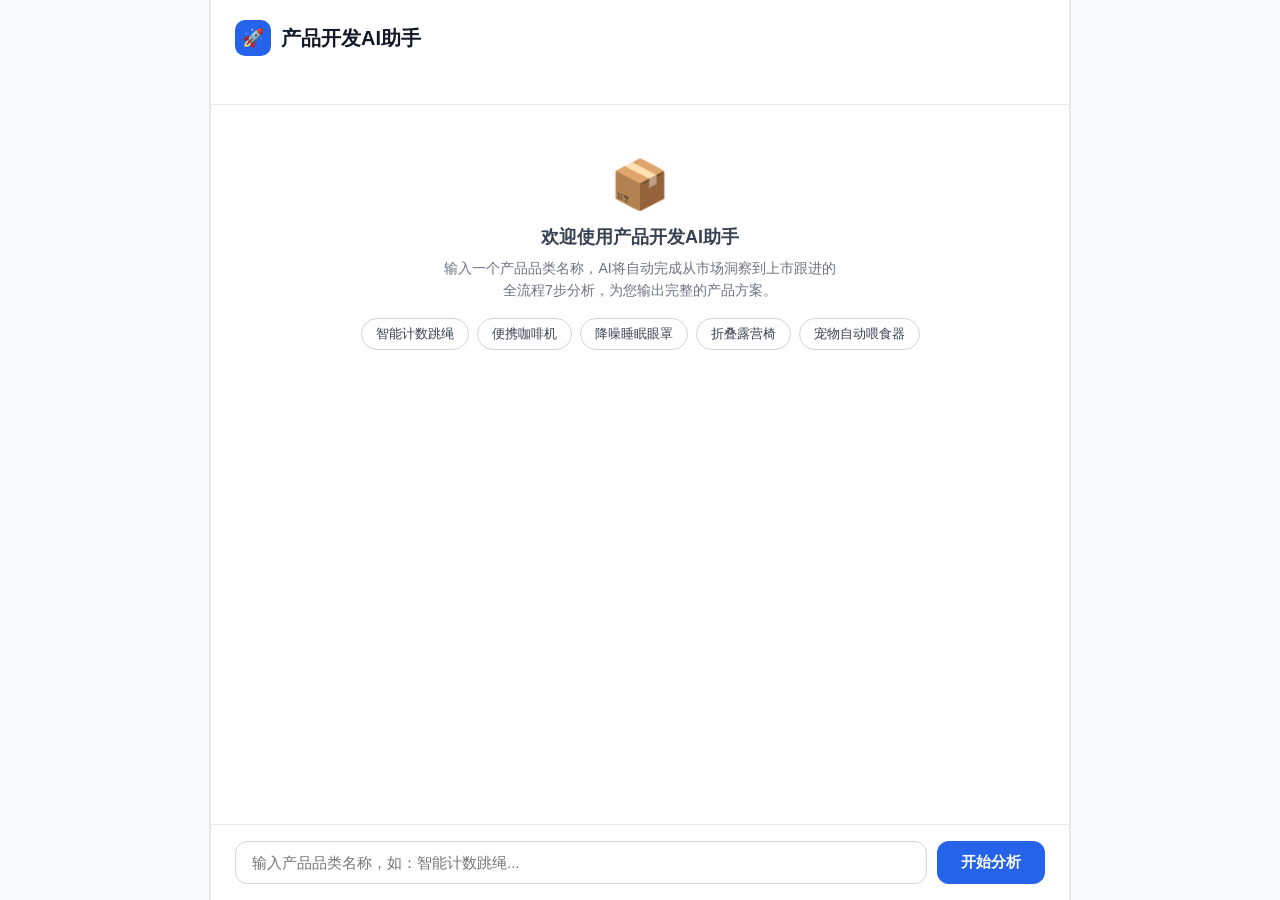
<file: product-agent.html>
<!DOCTYPE html>
<html lang="zh-CN">
<head>
<meta charset="UTF-8">
<meta name="viewport" content="width=device-width, initial-scale=1.0">
<title>产品开发AI助手</title>
<style>
  :root {
    --blue: #2563EB;
    --blue-light: #EFF6FF;
    --blue-dark: #1D4ED8;
    --green: #10B981;
    --red: #EF4444;
    --gray-50: #F9FAFB;
    --gray-100: #F3F4F6;
    --gray-200: #E5E7EB;
    --gray-300: #D1D5DB;
    --gray-400: #9CA3AF;
    --gray-500: #6B7280;
    --gray-700: #374151;
    --gray-900: #111827;
    --radius: 12px;
    --shadow: 0 1px 3px rgba(0,0,0,0.06), 0 1px 2px rgba(0,0,0,0.04);
    --shadow-md: 0 4px 12px rgba(0,0,0,0.08);
  }

  * { margin: 0; padding: 0; box-sizing: border-box; }

  body {
    font-family: -apple-system, BlinkMacSystemFont, 'PingFang SC', 'Microsoft YaHei', 'Segoe UI', sans-serif;
    background: var(--gray-50);
    color: var(--gray-900);
    min-height: 100vh;
    -webkit-font-smoothing: antialiased;
  }

  .app {
    max-width: 860px;
    margin: 0 auto;
    min-height: 100vh;
    display: flex;
    flex-direction: column;
    background: #fff;
    box-shadow: 0 0 0 1px var(--gray-200);
  }

  @media (min-width: 861px) {
    .app { min-height: 100vh; border-left: 1px solid var(--gray-200); border-right: 1px solid var(--gray-200); }
  }

  /* ── Header ── */
  .header {
    padding: 20px 24px 16px;
    border-bottom: 1px solid var(--gray-200);
    background: #fff;
    position: sticky;
    top: 0;
    z-index: 10;
  }

  .header-top {
    display: flex;
    align-items: center;
    justify-content: space-between;
    margin-bottom: 14px;
  }

  .header-title {
    font-size: 20px;
    font-weight: 700;
    color: var(--gray-900);
    display: flex;
    align-items: center;
    gap: 10px;
  }

  .header-title .icon {
    width: 36px;
    height: 36px;
    border-radius: 10px;
    background: var(--blue);
    color: #fff;
    display: flex;
    align-items: center;
    justify-content: center;
    font-size: 18px;
  }

  .btn-new-session {
    font-size: 13px;
    padding: 6px 14px;
    border-radius: 8px;
    border: 1px solid var(--gray-300);
    background: #fff;
    color: var(--gray-700);
    cursor: pointer;
    transition: all 0.15s;
  }
  .btn-new-session:hover { background: var(--gray-50); border-color: var(--gray-400); }

  /* Progress bar */
  .progress-wrap {
    display: flex;
    align-items: center;
    gap: 12px;
    opacity: 0;
    transition: opacity 0.3s;
  }
  .progress-wrap.visible { opacity: 1; }

  .progress-track {
    flex: 1;
    height: 6px;
    background: var(--gray-200);
    border-radius: 3px;
    overflow: hidden;
  }

  .progress-fill {
    height: 100%;
    background: linear-gradient(90deg, var(--blue), #3B82F6);
    border-radius: 3px;
    transition: width 0.5s ease;
    width: 0%;
  }

  .progress-text {
    font-size: 13px;
    color: var(--gray-500);
    white-space: nowrap;
    min-width: 70px;
    text-align: right;
  }

  /* ── Chat Area ── */
  .chat-area {
    flex: 1;
    padding: 20px 24px;
    display: flex;
    flex-direction: column;
    gap: 16px;
    overflow-y: auto;
  }

  /* Welcome */
  .welcome-msg {
    text-align: center;
    padding: 32px 20px;
    color: var(--gray-500);
  }
  .welcome-msg .big-icon {
    font-size: 48px;
    margin-bottom: 12px;
  }
  .welcome-msg h2 {
    font-size: 18px;
    color: var(--gray-700);
    margin-bottom: 8px;
  }
  .welcome-msg p {
    font-size: 14px;
    line-height: 1.6;
  }
  .welcome-tags {
    display: flex;
    gap: 8px;
    flex-wrap: wrap;
    justify-content: center;
    margin-top: 16px;
  }
  .welcome-tag {
    font-size: 13px;
    padding: 6px 14px;
    border-radius: 20px;
    border: 1px solid var(--gray-300);
    background: #fff;
    color: var(--gray-700);
    cursor: pointer;
    transition: all 0.15s;
  }
  .welcome-tag:hover { border-color: var(--blue); color: var(--blue); background: var(--blue-light); }

  /* User message */
  .msg-user {
    display: flex;
    justify-content: flex-end;
  }
  .msg-user .bubble {
    background: var(--blue);
    color: #fff;
    padding: 10px 18px;
    border-radius: 18px 18px 4px 18px;
    max-width: 70%;
    font-size: 15px;
    line-height: 1.5;
  }

  /* Step card */
  .step-card {
    border: 1px solid var(--gray-200);
    border-radius: var(--radius);
    background: #fff;
    box-shadow: var(--shadow);
    overflow: hidden;
    transition: border-color 0.2s, box-shadow 0.2s;
  }
  .step-card.completed { border-left: 4px solid var(--green); }
  .step-card.loading-card { border-left: 4px solid var(--blue); }
  .step-card.error { border-left: 4px solid var(--red); }

  .step-card-header {
    display: flex;
    align-items: center;
    justify-content: space-between;
    padding: 14px 18px;
    cursor: pointer;
    user-select: none;
    transition: background 0.15s;
  }
  .step-card-header:hover { background: var(--gray-50); }

  .step-card-left {
    display: flex;
    align-items: center;
    gap: 10px;
    min-width: 0;
  }

  .step-icon {
    width: 32px;
    height: 32px;
    border-radius: 8px;
    display: flex;
    align-items: center;
    justify-content: center;
    font-size: 16px;
    flex-shrink: 0;
  }
  .step-card.completed .step-icon { background: #ECFDF5; }
  .step-card.loading-card .step-icon { background: var(--blue-light); }

  .step-title {
    font-size: 14px;
    font-weight: 600;
    color: var(--gray-900);
  }
  .step-status {
    font-size: 12px;
    color: var(--gray-500);
    margin-left: 4px;
  }

  .step-card-actions {
    display: flex;
    align-items: center;
    gap: 6px;
    flex-shrink: 0;
  }

  .btn-icon {
    width: 30px;
    height: 30px;
    border-radius: 6px;
    border: 1px solid var(--gray-200);
    background: #fff;
    cursor: pointer;
    font-size: 13px;
    display: flex;
    align-items: center;
    justify-content: center;
    color: var(--gray-500);
    transition: all 0.15s;
  }
  .btn-icon:hover { background: var(--gray-50); border-color: var(--gray-300); color: var(--gray-700); }
  .btn-icon.regenerating { animation: spin 1s linear infinite; pointer-events: none; opacity: 0.6; }

  @keyframes spin {
    from { transform: rotate(0deg); }
    to { transform: rotate(360deg); }
  }

  .chevron {
    font-size: 12px;
    color: var(--gray-400);
    transition: transform 0.2s;
  }
  .step-card.expanded .chevron { transform: rotate(180deg); }

  .step-card-body {
    padding: 0 18px;
    max-height: 0;
    overflow: hidden;
    transition: max-height 0.35s ease, padding 0.35s ease;
  }
  .step-card.expanded .step-card-body {
    max-height: 4000px;
    padding: 0 18px 18px;
  }

  .step-card-content {
    font-size: 14px;
    line-height: 1.75;
    color: var(--gray-700);
    white-space: pre-wrap;
    word-break: break-word;
  }

  /* Shimmer loading inside card body */
  .shimmer { padding: 8px 0; }
  .shimmer-line {
    height: 12px;
    border-radius: 6px;
    background: linear-gradient(90deg, var(--gray-100) 25%, var(--gray-50) 50%, var(--gray-100) 75%);
    background-size: 200% 100%;
    animation: shimmer 1.5s infinite;
    margin-bottom: 10px;
  }
  .shimmer-line.medium { width: 70%; }
  .shimmer-line.short { width: 45%; }

  @keyframes shimmer {
    0% { background-position: 200% 0; }
    100% { background-position: -200% 0; }
  }

  /* Copy-all bar */
  .copy-all-bar {
    text-align: center;
    padding: 0;
    max-height: 0;
    overflow: hidden;
    transition: max-height 0.3s, padding 0.3s, margin 0.3s;
  }
  .copy-all-bar.visible {
    max-height: 60px;
    padding: 8px 0 4px;
  }

  .btn-copy-all {
    font-size: 14px;
    padding: 10px 28px;
    border-radius: 10px;
    border: none;
    background: var(--blue);
    color: #fff;
    font-weight: 600;
    cursor: pointer;
    transition: background 0.15s;
  }
  .btn-copy-all:hover { background: var(--blue-dark); }
  .btn-copy-all.copied { background: var(--green); }

  /* ── Input Area ── */
  .input-area {
    padding: 16px 24px;
    border-top: 1px solid var(--gray-200);
    background: #fff;
    display: flex;
    gap: 10px;
    position: sticky;
    bottom: 0;
  }

  .input-field {
    flex: 1;
    padding: 12px 16px;
    border: 1.5px solid var(--gray-300);
    border-radius: 12px;
    font-size: 15px;
    outline: none;
    transition: border-color 0.2s;
    font-family: inherit;
  }
  .input-field:focus { border-color: var(--blue); }
  .input-field:disabled { background: var(--gray-100); }

  .btn-send {
    padding: 12px 24px;
    border-radius: 12px;
    border: none;
    background: var(--blue);
    color: #fff;
    font-size: 15px;
    font-weight: 600;
    cursor: pointer;
    white-space: nowrap;
    transition: background 0.15s, opacity 0.15s;
    font-family: inherit;
  }
  .btn-send:hover { background: var(--blue-dark); }
  .btn-send:disabled { opacity: 0.5; cursor: not-allowed; }

  /* Toast */
  .toast {
    position: fixed;
    bottom: 24px;
    left: 50%;
    transform: translateX(-50%) translateY(80px);
    background: var(--gray-900);
    color: #fff;
    padding: 10px 24px;
    border-radius: 10px;
    font-size: 14px;
    z-index: 100;
    opacity: 0;
    transition: all 0.3s ease;
    pointer-events: none;
  }
  .toast.show { opacity: 1; transform: translateX(-50%) translateY(0); }

  /* Responsive */
  @media (max-width: 600px) {
    .header { padding: 14px 16px 12px; }
    .header-title { font-size: 17px; }
    .chat-area { padding: 14px 12px; gap: 12px; }
    .input-area { padding: 12px; }
    .step-card-header { padding: 12px 14px; }
    .step-card-body { padding: 0 14px; }
    .step-card.expanded .step-card-body { padding: 0 14px 14px; }
  }
</style>
</head>
<body>

<div class="app">
  <!-- Header -->
  <header class="header">
    <div class="header-top">
      <div class="header-title">
        <div class="icon">🚀</div>
        产品开发AI助手
      </div>
      <button class="btn-new-session" onclick="resetSession()" id="btn-new-session" style="display:none;">＋ 新会话</button>
    </div>
    <div class="progress-wrap" id="progress-wrap">
      <div class="progress-track"><div class="progress-fill" id="progress-fill"></div></div>
      <div class="progress-text" id="progress-text">0/7 步骤</div>
    </div>
  </header>

  <!-- Chat Area -->
  <div class="chat-area" id="chat-area">
    <div class="welcome-msg" id="welcome-msg">
      <div class="big-icon">📦</div>
      <h2>欢迎使用产品开发AI助手</h2>
      <p>输入一个产品品类名称，AI将自动完成从市场洞察到上市跟进的<br>全流程7步分析，为您输出完整的产品方案。</p>
      <div class="welcome-tags">
        <span class="welcome-tag" onclick="quickStart('智能计数跳绳')">智能计数跳绳</span>
        <span class="welcome-tag" onclick="quickStart('便携咖啡机')">便携咖啡机</span>
        <span class="welcome-tag" onclick="quickStart('降噪睡眠眼罩')">降噪睡眠眼罩</span>
        <span class="welcome-tag" onclick="quickStart('折叠露营椅')">折叠露营椅</span>
        <span class="welcome-tag" onclick="quickStart('宠物自动喂食器')">宠物自动喂食器</span>
      </div>
    </div>

    <div class="copy-all-bar" id="copy-all-bar">
      <button class="btn-copy-all" id="btn-copy-all" onclick="copyAll()">📋 复制全部方案</button>
    </div>
  </div>

  <!-- Input Area -->
  <div class="input-area">
    <input
      class="input-field"
      id="input-category"
      type="text"
      placeholder="输入产品品类名称，如：智能计数跳绳..."
      onkeydown="if(event.key==='Enter')startGeneration()"
    >
    <button class="btn-send" id="btn-send" onclick="startGeneration()">开始分析</button>
  </div>
</div>

<div class="toast" id="toast"></div>

<script src="js/product-agent.js"></script>

</body>
</html>
</file>
<file: css/app.css>
/* ══════════════════════════════════════
   AI减脂营养师 — Design System
   ══════════════════════════════════════ */

:root {
  --bg-primary: #0D1B0E;
  --bg-secondary: #1A3A1C;
  --bg-card: rgba(255, 255, 255, 0.06);
  --bg-card-solid: #1E2D1F;
  --bg-input: rgba(255, 255, 255, 0.08);
  --text-primary: #FFFFFF;
  --text-secondary: #B0BEC5;
  --text-muted: #78909C;
  --green-primary: #4CAF50;
  --green-dark: #1B5E20;
  --green-light: #E8F5E9;
  --green-gradient: linear-gradient(135deg, #1B5E20 0%, #4CAF50 100%);
  --red: #FF5252;
  --orange: #FF9800;
  --blue: #42A5F5;
  --yellow: #FFCA28;
  --protein: #4CAF50;
  --carbs: #42A5F5;
  --fat: #FFCA28;

  --radius-xs: 8px;
  --radius-sm: 12px;
  --radius-md: 16px;
  --radius-lg: 20px;
  --radius-xl: 24px;

  --space-xs: 8px;
  --space-sm: 12px;
  --space-md: 16px;
  --space-lg: 20px;

  --shadow-card: 0 4px 16px rgba(0, 0, 0, 0.2);
  --shadow-btn: 0 2px 8px rgba(76, 175, 80, 0.3);
  --shadow-modal: 0 8px 32px rgba(0, 0, 0, 0.3);

  --font-system: -apple-system, BlinkMacSystemFont, 'Segoe UI', 'PingFang SC', 'Microsoft YaHei', sans-serif;
  --font-number: 'DIN Alternate', 'Helvetica Neue', 'PingFang SC', sans-serif;
  --transition-fast: 0.15s ease;
  --transition-normal: 0.3s ease-out;
  --transition-spring: 0.4s cubic-bezier(0.34, 1.56, 0.64, 1);
}

* { margin: 0; padding: 0; box-sizing: border-box; }

body {
  font-family: var(--font-system);
  background: #000;
  color: var(--text-primary);
  display: flex;
  justify-content: center;
  align-items: flex-start;
  min-height: 100vh;
  overflow-x: hidden;
  -webkit-font-smoothing: antialiased;
  -moz-osx-font-smoothing: grayscale;
}

/* Phone frame */
.app-container {
  width: 100%;
  max-width: 375px;
  min-height: 100vh;
  background: var(--bg-primary);
  position: relative;
  overflow: hidden;
}

/* Page panel */
.page {
  display: none;
  flex-direction: column;
  min-height: 100vh;
  padding-bottom: 72px;
  animation: pageEnter var(--transition-normal);
}

.page.active { display: flex; }

.padded { padding: var(--space-md); }

@keyframes pageEnter {
  from { opacity: 0; transform: translateY(10px); }
  to { opacity: 1; transform: translateY(0); }
}

@keyframes slideUp {
  from { transform: translateY(100%); }
  to { transform: translateY(0); }
}

@keyframes slideDown {
  from { transform: translateY(0); }
  to { transform: translateY(100%); }
}

@keyframes flyIn {
  from { transform: translateX(100%); opacity: 0; }
  to { transform: translateX(0); opacity: 1; }
}

@keyframes breathe {
  0%, 100% { transform: scale(1); }
  50% { transform: scale(1.05); }
}

@keyframes bounce {
  0%, 100% { transform: scale(1); }
  50% { transform: scale(1.15); }
}

@keyframes ripple {
  from { transform: scale(0); opacity: 1; }
  to { transform: scale(20); opacity: 0; }
}

@keyframes shake {
  0%, 100% { transform: translateX(0); }
  10%, 30%, 50%, 70%, 90% { transform: translateX(-4px); }
  20%, 40%, 60%, 80% { transform: translateX(4px); }
}

@keyframes numberRoll {
  from { opacity: 0; transform: translateY(20px); }
  to { opacity: 1; transform: translateY(0); }
}

@keyframes toastIn {
  0% { transform: translateY(-100%); opacity: 0; }
  100% { transform: translateY(0); opacity: 1; }
}

@keyframes toastOut {
  0% { transform: translateY(0); opacity: 1; }
  100% { transform: translateY(-100%); opacity: 0; }
}

.fly-in { animation: flyIn var(--transition-spring); }
.shake { animation: shake 0.5s ease; }

/* ══════════════════════════════════════
   Components
   ══════════════════════════════════════ */

/* Glass card */
.card {
  background: var(--bg-card);
  backdrop-filter: blur(20px);
  -webkit-backdrop-filter: blur(20px);
  border-radius: var(--radius-lg);
  border: 1px solid rgba(255, 255, 255, 0.08);
  padding: var(--space-md);
  margin-bottom: var(--space-sm);
  box-shadow: var(--shadow-card);
}

.card-solid {
  background: var(--bg-card-solid);
  border-radius: var(--radius-lg);
  padding: var(--space-md);
  margin-bottom: var(--space-sm);
}

/* Buttons */
.btn {
  border: none;
  border-radius: var(--radius-xl);
  font-family: var(--font-system);
  font-weight: 700;
  cursor: pointer;
  transition: all var(--transition-fast);
  display: flex;
  align-items: center;
  justify-content: center;
  gap: var(--space-xs);
  outline: none;
  -webkit-tap-highlight-color: transparent;
}

.btn:active { transform: scale(0.95); }

.btn-primary {
  background: var(--green-gradient);
  color: #fff;
  font-size: 18px;
  height: 52px;
  width: 100%;
  box-shadow: var(--shadow-btn);
}

.btn-primary:disabled {
  opacity: 0.4;
  cursor: not-allowed;
}

.btn-sm {
  height: 36px;
  padding: 0 var(--space-sm);
  font-size: 13px;
  border-radius: var(--radius-sm);
}

.btn-outline {
  background: transparent;
  border: 1px solid var(--text-muted);
  color: var(--text-primary);
}

.btn-danger {
  background: transparent;
  color: var(--red);
  border: 1px solid var(--red);
}

.btn-ghost {
  background: transparent;
  color: var(--text-secondary);
}

.btn-icon {
  width: 40px; height: 40px;
  border-radius: 50%;
  background: var(--green-gradient);
  color: #fff;
  font-size: 18px;
  flex-shrink: 0;
}

/* Input */
.input {
  background: var(--bg-input);
  border: 1px solid rgba(255, 255, 255, 0.1);
  border-radius: var(--radius-sm);
  color: var(--text-primary);
  font-family: var(--font-system);
  font-size: 16px;
  padding: 12px var(--space-md);
  width: 100%;
  outline: none;
  transition: border-color var(--transition-fast);
}

.input::placeholder { color: var(--text-muted); }
.input:focus { border-color: var(--green-primary); }

.input-group {
  display: flex;
  align-items: center;
  background: var(--bg-input);
  border: 1px solid rgba(255, 255, 255, 0.1);
  border-radius: var(--radius-sm);
  overflow: hidden;
}

.input-group .input {
  background: transparent;
  border: none;
  flex: 1;
}

.input-unit {
  color: var(--text-secondary);
  font-size: 14px;
  padding-right: var(--space-md);
  white-space: nowrap;
}

/* ══════════════════════════════════════
   Bottom Nav
   ══════════════════════════════════════ */

.bottom-nav {
  position: fixed;
  bottom: 0;
  left: 50%;
  transform: translateX(-50%);
  width: 100%;
  max-width: 375px;
  height: 64px;
  background: rgba(13, 27, 14, 0.95);
  backdrop-filter: blur(20px);
  -webkit-backdrop-filter: blur(20px);
  border-top: 1px solid rgba(255, 255, 255, 0.08);
  display: flex;
  align-items: center;
  justify-content: space-around;
  z-index: 100;
  padding-bottom: env(safe-area-inset-bottom);
}

.nav-item {
  display: flex;
  flex-direction: column;
  align-items: center;
  gap: 4px;
  color: var(--text-muted);
  font-size: 10px;
  cursor: pointer;
  transition: all var(--transition-fast);
  -webkit-tap-highlight-color: transparent;
  padding: 6px 0;
}

.nav-item.active {
  color: var(--green-primary);
}

.nav-item.active .nav-icon {
  animation: bounce 0.3s ease;
}

.nav-icon {
  font-size: 22px;
  transition: transform var(--transition-fast);
}

/* ══════════════════════════════════════
   Onboarding Page
   ══════════════════════════════════════ */

.onboard-header {
  background: var(--green-gradient);
  padding: 48px var(--space-md) 32px;
  text-align: center;
  border-radius: 0 0 32px 32px;
  min-height: 40vh;
  display: flex;
  flex-direction: column;
  align-items: center;
  justify-content: center;
}

.onboard-logo {
  width: 88px;
  height: 88px;
  border-radius: 50%;
  background: rgba(255, 255, 255, 0.2);
  display: flex;
  align-items: center;
  justify-content: center;
  font-size: 44px;
  margin-bottom: var(--space-md);
  animation: breathe 3s ease-in-out infinite;
  backdrop-filter: blur(10px);
}

.onboard-title {
  font-size: 28px;
  font-weight: 700;
  letter-spacing: 4px;
  color: #fff;
}

.onboard-subtitle {
  font-size: 16px;
  color: rgba(255, 255, 255, 0.7);
  margin-top: var(--space-xs);
}

.onboard-card {
  background: var(--bg-card-solid);
  border-radius: var(--radius-lg);
  padding: var(--space-lg);
  margin: -16px var(--space-md) 0;
  box-shadow: var(--shadow-card);
  position: relative;
  z-index: 1;
}

.step { display: none; }
.step.active { display: block; }

.step-label {
  font-size: 14px;
  color: var(--text-secondary);
  margin-bottom: var(--space-md);
}

/* Gender selector */
.gender-group {
  display: flex;
  gap: var(--space-sm);
  margin-bottom: var(--space-md);
}

.gender-card {
  flex: 1;
  padding: var(--space-md);
  border-radius: var(--radius-sm);
  border: 2px solid rgba(255, 255, 255, 0.1);
  text-align: center;
  cursor: pointer;
  transition: all var(--transition-fast);
}

.gender-card.selected {
  border-color: var(--green-primary);
  background: rgba(76, 175, 80, 0.15);
}

.gender-icon { font-size: 28px; margin-bottom: 4px; }
.gender-label { font-size: 14px; color: var(--text-secondary); }

/* Goal cards */
.goal-group {
  display: flex;
  flex-direction: column;
  gap: var(--space-sm);
  margin-bottom: var(--space-md);
}

.goal-card {
  padding: var(--space-md);
  border-radius: var(--radius-sm);
  border: 2px solid rgba(255, 255, 255, 0.1);
  cursor: pointer;
  transition: all var(--transition-fast);
  display: flex;
  align-items: center;
  gap: var(--space-sm);
}

.goal-card.selected {
  border-color: var(--green-primary);
  background: rgba(76, 175, 80, 0.15);
}

.goal-icon { font-size: 28px; }
.goal-info { flex: 1; }
.goal-title { font-size: 16px; font-weight: 600; }
.goal-desc { font-size: 12px; color: var(--text-muted); }

/* Calorie result */
.calorie-result {
  text-align: center;
  padding: var(--space-lg) 0;
}

.calorie-big {
  font-family: var(--font-number);
  font-size: 56px;
  font-weight: 800;
  letter-spacing: -2px;
  color: var(--green-primary);
  animation: numberRoll 0.5s ease-out;
}

.calorie-unit {
  font-size: 16px;
  color: var(--text-secondary);
  font-weight: 400;
}

.macro-row {
  display: flex;
  justify-content: center;
  gap: var(--space-lg);
  margin-top: var(--space-md);
}

.macro-item {
  text-align: center;
}

.macro-value {
  font-family: var(--font-number);
  font-size: 20px;
  font-weight: 700;
  color: var(--text-primary);
}

.macro-label {
  font-size: 12px;
  color: var(--text-muted);
}

.ai-note {
  font-size: 12px;
  color: var(--text-muted);
  text-align: center;
  margin-top: var(--space-xs);
}

/* Ripple overlay */
.ripple-overlay {
  position: fixed;
  top: 0; left: 0;
  width: 100%; height: 100%;
  pointer-events: none;
  z-index: 200;
}

.ripple-circle {
  position: absolute;
  border-radius: 50%;
  background: rgba(76, 175, 80, 0.4);
  animation: ripple 0.6s ease-out forwards;
}

/* ══════════════════════════════════════
   Home Tab1 — Diet Record
   ══════════════════════════════════════ */

.home-header {
  background: var(--bg-secondary);
  padding: var(--space-md);
  border-radius: 0 0 var(--radius-lg) var(--radius-lg);
}

.header-top {
  display: flex;
  justify-content: space-between;
  align-items: center;
  margin-bottom: var(--space-md);
}

.user-info {
  display: flex;
  align-items: center;
  gap: var(--space-sm);
}

.avatar {
  width: 48px;
  height: 48px;
  border-radius: 50%;
  background: var(--green-gradient);
  display: flex;
  align-items: center;
  justify-content: center;
  font-size: 20px;
  font-weight: 700;
  color: #fff;
}

.welcome-text { font-size: 12px; color: var(--text-secondary); }
.welcome-name { font-size: 16px; font-weight: 600; }

.calorie-ring-wrap {
  text-align: center;
  position: relative;
}

.calorie-ring-label {
  font-size: 11px;
  color: var(--text-secondary);
}

.streak-badge {
  display: flex;
  align-items: center;
  gap: 4px;
  font-size: 12px;
  color: var(--orange);
  margin-top: 2px;
}

/* Meal quick access */
.meal-quick {
  display: flex;
  justify-content: space-around;
  margin-top: var(--space-md);
}

.meal-quick-item {
  display: flex;
  flex-direction: column;
  align-items: center;
  gap: 6px;
  cursor: pointer;
  transition: all var(--transition-fast);
  position: relative;
}

.meal-quick-icon {
  width: 44px;
  height: 44px;
  border-radius: 50%;
  background: var(--bg-card);
  display: flex;
  align-items: center;
  justify-content: center;
  font-size: 20px;
}

.meal-quick-label {
  font-size: 11px;
  color: var(--text-secondary);
}

.meal-dot {
  position: absolute;
  top: 0;
  right: 0;
  width: 10px;
  height: 10px;
  border-radius: 50%;
  background: var(--green-primary);
  border: 2px solid var(--bg-secondary);
}

/* Tabs */
.tab-bar {
  display: flex;
  background: rgba(255, 255, 255, 0.05);
  border-radius: var(--radius-xl);
  padding: 4px;
  margin: var(--space-md);
}

.tab-btn {
  flex: 1;
  padding: 10px;
  text-align: center;
  border-radius: var(--radius-xl);
  font-size: 14px;
  font-weight: 600;
  color: var(--text-muted);
  cursor: pointer;
  transition: all var(--transition-fast);
}

.tab-btn.active {
  background: var(--green-primary);
  color: #fff;
}

.tab-content { display: none; }
.tab-content.active { display: block; }

/* Search */
.search-bar {
  display: flex;
  gap: var(--space-xs);
  margin-bottom: var(--space-sm);
  position: relative;
}

.search-input-wrap {
  flex: 1;
  position: relative;
}

.search-dropdown {
  position: absolute;
  top: 100%;
  left: 0;
  right: 0;
  background: var(--bg-card-solid);
  border-radius: var(--radius-sm);
  border: 1px solid rgba(255, 255, 255, 0.1);
  max-height: 200px;
  overflow-y: auto;
  z-index: 50;
  display: none;
  box-shadow: var(--shadow-modal);
}

.search-dropdown.show { display: block; }

.search-result-item {
  padding: 12px var(--space-md);
  display: flex;
  justify-content: space-between;
  align-items: center;
  cursor: pointer;
  border-bottom: 1px solid rgba(255, 255, 255, 0.05);
}

.search-result-item:last-child { border-bottom: none; }
.search-result-item:active { background: rgba(76, 175, 80, 0.2); }

.search-result-name { font-weight: 500; }
.search-result-cal { font-size: 12px; color: var(--text-secondary); }
.search-result-cat { font-size: 11px; color: var(--text-muted); }

.search-ai-hint {
  padding: 12px var(--space-md);
  color: var(--green-primary);
  font-size: 13px;
  cursor: pointer;
}

/* Meal group card */
.meal-group {
  margin-bottom: var(--space-sm);
}

.meal-group-header {
  display: flex;
  justify-content: space-between;
  align-items: center;
  margin-bottom: var(--space-xs);
  padding: 0 4px;
}

.meal-group-title {
  font-size: 16px;
  font-weight: 600;
}

.meal-group-summary {
  font-size: 13px;
  color: var(--text-secondary);
}

.meal-score {
  display: flex;
  align-items: center;
  gap: 4px;
  font-size: 12px;
  color: var(--orange);
}

/* Food item */
.food-item {
  display: flex;
  align-items: center;
  padding: 10px var(--space-sm);
  background: var(--bg-card);
  border-radius: var(--radius-sm);
  margin-bottom: 6px;
  position: relative;
  overflow: hidden;
  touch-action: pan-y;
}

.food-item-info { flex: 1; }

.food-item-name {
  font-size: 14px;
  font-weight: 500;
}

.food-item-amount {
  font-size: 12px;
  color: var(--text-muted);
}

.food-item-cal {
  font-family: var(--font-number);
  font-size: 14px;
  font-weight: 600;
  margin-right: 4px;
}

.food-item-delete {
  position: absolute;
  right: 0;
  top: 0;
  bottom: 0;
  width: 60px;
  background: var(--red);
  display: flex;
  align-items: center;
  justify-content: center;
  font-size: 20px;
  color: #fff;
  border-radius: 0 var(--radius-sm) var(--radius-sm) 0;
  transform: translateX(60px);
  transition: transform var(--transition-normal);
  cursor: pointer;
}

.food-item.swiped .food-item-delete { transform: translateX(0); }

/* Food detail expand */
.food-detail { display: none; padding: var(--space-xs) 0; }

.food-detail.show { display: flex; gap: var(--space-sm); }

.food-detail-item {
  font-size: 11px;
  color: var(--text-secondary);
  background: rgba(255, 255, 255, 0.04);
  padding: 4px 8px;
  border-radius: var(--radius-xs);
}

/* Bottom summary bar */
.summary-bar {
  position: sticky;
  bottom: 64px;
  background: rgba(13, 27, 14, 0.95);
  backdrop-filter: blur(20px);
  -webkit-backdrop-filter: blur(20px);
  border-top: 1px solid rgba(255, 255, 255, 0.08);
  padding: var(--space-sm) var(--space-md);
  z-index: 40;
}

.summary-row {
  display: flex;
  align-items: center;
  gap: var(--space-sm);
  margin-bottom: 6px;
}

.summary-row:last-child { margin-bottom: 0; }

.summary-cal-label { font-size: 12px; color: var(--text-secondary); }
.summary-cal-value { font-family: var(--font-number); font-size: 14px; font-weight: 600; }

.progress-bar {
  flex: 1;
  height: 6px;
  border-radius: 3px;
  background: rgba(255, 255, 255, 0.1);
  overflow: hidden;
}

.progress-fill {
  height: 100%;
  border-radius: 3px;
  background: var(--green-primary);
  transition: width 0.5s ease;
}

.progress-fill.over { background: var(--red); }

/* ══════════════════════════════════════
   Tab2 — Analysis
   ══════════════════════════════════════ */

.chart-container {
  display: flex;
  justify-content: center;
  padding: var(--space-md) 0;
}

.chart-labels {
  display: flex;
  justify-content: center;
  gap: var(--space-lg);
  margin-top: var(--space-xs);
}

.chart-label-dot {
  display: flex;
  align-items: center;
  gap: 6px;
  font-size: 12px;
  color: var(--text-secondary);
}

.chart-label-dot::before {
  content: '';
  width: 10px;
  height: 10px;
  border-radius: 50%;
  display: inline-block;
}

.dot-protein::before { background: var(--protein); }
.dot-carbs::before { background: var(--carbs); }
.dot-fat::before { background: var(--fat); }

.ai-score-card {
  text-align: center;
  padding: var(--space-lg);
}

.ai-score-big {
  font-family: var(--font-number);
  font-size: 52px;
  font-weight: 800;
  letter-spacing: -2px;
}

.ai-score-comment {
  font-size: 14px;
  color: var(--text-secondary);
  margin-top: var(--space-xs);
}

.suggestion-list { list-style: none; }

.suggestion-item {
  display: flex;
  align-items: flex-start;
  gap: var(--space-sm);
  padding: 10px 0;
  border-bottom: 1px solid rgba(255, 255, 255, 0.05);
}

.suggestion-item:last-child { border-bottom: none; }

.suggestion-icon { font-size: 18px; flex-shrink: 0; margin-top: 1px; }
.suggestion-text { font-size: 14px; line-height: 1.5; }

/* Mini chart section */
.mini-chart-wrap {
  display: flex;
  align-items: center;
  gap: var(--space-sm);
  justify-content: center;
  padding: var(--space-xs) 0;
}

.trend-arrow {
  font-size: 24px;
}

/* ══════════════════════════════════════
   Tab3 — AI Chat
   ══════════════════════════════════════ */

.chat-area {
  flex: 1;
  overflow-y: auto;
  padding: var(--space-md);
  padding-bottom: 100px;
  max-height: calc(100vh - 350px);
}

.chat-bubble {
  max-width: 85%;
  margin-bottom: var(--space-sm);
  padding: 10px 14px;
  border-radius: 18px;
  font-size: 14px;
  line-height: 1.6;
  word-break: break-word;
  animation: pageEnter var(--transition-normal);
}

.chat-bubble.ai {
  background: var(--bg-card);
  color: var(--text-primary);
  margin-right: auto;
  border-bottom-left-radius: 6px;
  position: relative;
}

.offline-badge {
  display: block;
  font-size: 10px;
  color: var(--orange);
  background: rgba(255, 152, 0, 0.12);
  padding: 2px 8px;
  border-radius: 10px;
  margin-bottom: 6px;
  width: fit-content;
  letter-spacing: 1px;
  border: 1px solid rgba(255, 152, 0, 0.25);
}

.chat-bubble.user {
  background: var(--green-gradient);
  color: #fff;
  margin-left: auto;
  border-bottom-right-radius: 6px;
}

.chat-avatar {
  width: 32px;
  height: 32px;
  border-radius: 50%;
  background: var(--green-gradient);
  display: flex;
  align-items: center;
  justify-content: center;
  font-size: 14px;
  margin-right: 8px;
  flex-shrink: 0;
}

.chat-row {
  display: flex;
  align-items: flex-end;
  margin-bottom: var(--space-sm);
}

.quick-questions {
  padding: var(--space-sm) var(--space-md);
  display: flex;
  gap: var(--space-xs);
  overflow-x: auto;
  scrollbar-width: none;
  -ms-overflow-style: none;
}

.quick-questions::-webkit-scrollbar { display: none; }

.quick-chip {
  padding: 8px 14px;
  border-radius: var(--radius-xl);
  background: var(--bg-card);
  border: 1px solid rgba(255, 255, 255, 0.1);
  color: var(--text-primary);
  font-size: 13px;
  white-space: nowrap;
  cursor: pointer;
  transition: all var(--transition-fast);
}

.quick-chip:active {
  background: var(--green-primary);
  border-color: var(--green-primary);
}

.chat-input-bar {
  position: sticky;
  bottom: 64px;
  padding: var(--space-sm) var(--space-md);
  background: rgba(13, 27, 14, 0.95);
  backdrop-filter: blur(20px);
  display: flex;
  gap: var(--space-sm);
  align-items: center;
  border-top: 1px solid rgba(255, 255, 255, 0.05);
}

.chat-input {
  flex: 1;
  background: var(--bg-input);
  border: 1px solid rgba(255, 255, 255, 0.1);
  border-radius: var(--radius-xl);
  padding: 12px var(--space-md);
  color: var(--text-primary);
  font-size: 14px;
  outline: none;
}

.chat-input::placeholder { color: var(--text-muted); }

.chat-send {
  width: 44px;
  height: 44px;
  border-radius: 50%;
  background: var(--green-gradient);
  border: none;
  color: #fff;
  font-size: 18px;
  cursor: pointer;
  transition: all var(--transition-fast);
  flex-shrink: 0;
}

.chat-send:disabled {
  opacity: 0.3;
  cursor: not-allowed;
}

.chat-send:active:not(:disabled) { transform: scale(0.9); }

/* Typing indicator */
.typing-dots {
  display: inline-flex;
  gap: 4px;
  padding: 4px 0;
}

.typing-dot {
  width: 6px;
  height: 6px;
  border-radius: 50%;
  background: var(--text-muted);
  animation: typingBounce 1.4s infinite both;
}

.typing-dot:nth-child(2) { animation-delay: 0.2s; }
.typing-dot:nth-child(3) { animation-delay: 0.4s; }

@keyframes typingBounce {
  0%, 80%, 100% { transform: scale(0.6); opacity: 0.4; }
  40% { transform: scale(1); opacity: 1; }
}

/* ══════════════════════════════════════
   Settings Page
   ══════════════════════════════════════ */

.profile-header {
  text-align: center;
  padding: var(--space-lg);
}

.profile-avatar {
  width: 80px;
  height: 80px;
  border-radius: 50%;
  background: var(--green-gradient);
  display: flex;
  align-items: center;
  justify-content: center;
  font-size: 32px;
  font-weight: 700;
  color: #fff;
  margin: 0 auto var(--space-sm);
}

.profile-name { font-size: 20px; font-weight: 600; }
.profile-stats { font-size: 13px; color: var(--text-secondary); margin-top: 4px; }

.edit-btn {
  margin-top: var(--space-sm);
  padding: 6px 20px;
  border-radius: var(--radius-xl);
  border: 1px solid var(--green-primary);
  color: var(--green-primary);
  background: transparent;
  font-size: 13px;
  cursor: pointer;
}

.target-adjust {
  display: flex;
  align-items: center;
  justify-content: center;
  gap: var(--space-lg);
  margin: var(--space-sm) 0;
}

.target-value {
  font-family: var(--font-number);
  font-size: 36px;
  font-weight: 800;
  color: var(--green-primary);
}

.target-btn {
  width: 40px;
  height: 40px;
  border-radius: 50%;
  border: 1px solid var(--text-muted);
  background: transparent;
  color: var(--text-primary);
  font-size: 20px;
  cursor: pointer;
  display: flex;
  align-items: center;
  justify-content: center;
}

.tag-group {
  display: flex;
  flex-wrap: wrap;
  gap: var(--space-xs);
}

.tag {
  padding: 6px 14px;
  border-radius: var(--radius-xl);
  border: 1px solid rgba(255, 255, 255, 0.2);
  font-size: 13px;
  cursor: pointer;
  transition: all var(--transition-fast);
}

.tag.selected {
  background: var(--green-primary);
  border-color: var(--green-primary);
  color: #fff;
}

.settings-section {
  margin-bottom: var(--space-md);
}

.settings-section-title {
  font-size: 12px;
  color: var(--text-muted);
  text-transform: uppercase;
  letter-spacing: 1px;
  margin-bottom: var(--space-xs);
  padding: 0 4px;
}

.about-text {
  font-size: 12px;
  color: var(--text-muted);
  line-height: 1.6;
}

/* ══════════════════════════════════════
   Modal / Overlay
   ══════════════════════════════════════ */

.modal-overlay {
  position: fixed;
  top: 0; left: 0;
  width: 100%; height: 100%;
  background: rgba(0, 0, 0, 0.6);
  z-index: 150;
  display: none;
  align-items: flex-end;
  justify-content: center;
}

.modal-overlay.show { display: flex; }

.modal-sheet {
  width: 100%;
  max-width: 375px;
  background: var(--bg-card-solid);
  border-radius: var(--radius-lg) var(--radius-lg) 0 0;
  padding: var(--space-lg);
  box-shadow: var(--shadow-modal);
  animation: slideUp var(--transition-normal);
  max-height: 70vh;
  overflow-y: auto;
}

.modal-sheet.slide-down { animation: slideDown var(--transition-normal); }

.modal-title {
  font-size: 18px;
  font-weight: 600;
  margin-bottom: var(--space-md);
}

/* Quantity stepper */
.stepper {
  display: flex;
  align-items: center;
  gap: var(--space-md);
  margin: var(--space-md) 0;
}

.stepper-btn {
  width: 40px;
  height: 40px;
  border-radius: 50%;
  border: 1px solid rgba(255, 255, 255, 0.2);
  background: var(--bg-card);
  color: var(--text-primary);
  font-size: 20px;
  cursor: pointer;
  display: flex;
  align-items: center;
  justify-content: center;
}

.stepper-value {
  font-family: var(--font-number);
  font-size: 24px;
  font-weight: 700;
  min-width: 60px;
  text-align: center;
}

.stepper-unit {
  font-size: 14px;
  color: var(--text-muted);
}

/* Meal type picker */
.meal-type-picker {
  display: flex;
  gap: var(--space-xs);
  margin-bottom: var(--space-md);
}

.meal-type-option {
  flex: 1;
  padding: 8px;
  border-radius: var(--radius-sm);
  border: 1px solid rgba(255, 255, 255, 0.1);
  text-align: center;
  font-size: 13px;
  cursor: pointer;
  transition: all var(--transition-fast);
}

.meal-type-option.selected {
  border-color: var(--green-primary);
  background: rgba(76, 175, 80, 0.15);
  color: var(--green-primary);
}

/* Toast */
.toast {
  position: fixed;
  top: 16px;
  left: 50%;
  transform: translateX(-50%);
  z-index: 300;
  padding: 12px var(--space-lg);
  border-radius: var(--radius-xl);
  background: var(--bg-card-solid);
  color: var(--text-primary);
  font-size: 14px;
  box-shadow: var(--shadow-modal);
  display: none;
  white-space: nowrap;
}

.toast.show {
  display: block;
  animation: toastIn var(--transition-normal) forwards;
}

.toast.hide {
  animation: toastOut var(--transition-normal) forwards;
}

.toast.success { border-left: 3px solid var(--green-primary); }
.toast.error { border-left: 3px solid var(--red); }

/* Text colors */
.text-red { color: var(--red); }
.text-orange { color: var(--orange); }
.text-green { color: var(--green-primary); }
.text-muted { color: var(--text-muted); }

/* Utility */
.text-center { text-align: center; }
.mt-sm { margin-top: var(--space-sm); }
.mt-md { margin-top: var(--space-md); }
.mb-sm { margin-bottom: var(--space-sm); }
.mb-md { margin-bottom: var(--space-md); }
</file>
<file: backend/css/app.css>
/* ══════════════════════════════════════
   AI减脂营养师 — Design System
   ══════════════════════════════════════ */

:root {
  --bg-primary: #0D1B0E;
  --bg-secondary: #1A3A1C;
  --bg-card: rgba(255, 255, 255, 0.06);
  --bg-card-solid: #1E2D1F;
  --bg-input: rgba(255, 255, 255, 0.08);
  --text-primary: #FFFFFF;
  --text-secondary: #B0BEC5;
  --text-muted: #78909C;
  --green-primary: #4CAF50;
  --green-dark: #1B5E20;
  --green-light: #E8F5E9;
  --green-gradient: linear-gradient(135deg, #1B5E20 0%, #4CAF50 100%);
  --red: #FF5252;
  --orange: #FF9800;
  --blue: #42A5F5;
  --yellow: #FFCA28;
  --protein: #4CAF50;
  --carbs: #42A5F5;
  --fat: #FFCA28;

  --radius-xs: 8px;
  --radius-sm: 12px;
  --radius-md: 16px;
  --radius-lg: 20px;
  --radius-xl: 24px;

  --space-xs: 8px;
  --space-sm: 12px;
  --space-md: 16px;
  --space-lg: 20px;

  --shadow-card: 0 4px 16px rgba(0, 0, 0, 0.2);
  --shadow-btn: 0 2px 8px rgba(76, 175, 80, 0.3);
  --shadow-modal: 0 8px 32px rgba(0, 0, 0, 0.3);

  --font-system: -apple-system, BlinkMacSystemFont, 'Segoe UI', 'PingFang SC', 'Microsoft YaHei', sans-serif;
  --font-number: 'DIN Alternate', 'Helvetica Neue', 'PingFang SC', sans-serif;
  --transition-fast: 0.15s ease;
  --transition-normal: 0.3s ease-out;
  --transition-spring: 0.4s cubic-bezier(0.34, 1.56, 0.64, 1);
}

* { margin: 0; padding: 0; box-sizing: border-box; }

body {
  font-family: var(--font-system);
  background: #000;
  color: var(--text-primary);
  display: flex;
  justify-content: center;
  align-items: flex-start;
  min-height: 100vh;
  overflow-x: hidden;
  -webkit-font-smoothing: antialiased;
  -moz-osx-font-smoothing: grayscale;
}

/* Phone frame */
.app-container {
  width: 100%;
  max-width: 375px;
  min-height: 100vh;
  background: var(--bg-primary);
  position: relative;
  overflow: hidden;
}

/* Page panel */
.page {
  display: none;
  flex-direction: column;
  min-height: 100vh;
  padding-bottom: 72px;
  animation: pageEnter var(--transition-normal);
}

.page.active { display: flex; }

.padded { padding: var(--space-md); }

@keyframes pageEnter {
  from { opacity: 0; transform: translateY(10px); }
  to { opacity: 1; transform: translateY(0); }
}

@keyframes slideUp {
  from { transform: translateY(100%); }
  to { transform: translateY(0); }
}

@keyframes slideDown {
  from { transform: translateY(0); }
  to { transform: translateY(100%); }
}

@keyframes flyIn {
  from { transform: translateX(100%); opacity: 0; }
  to { transform: translateX(0); opacity: 1; }
}

@keyframes breathe {
  0%, 100% { transform: scale(1); }
  50% { transform: scale(1.05); }
}

@keyframes bounce {
  0%, 100% { transform: scale(1); }
  50% { transform: scale(1.15); }
}

@keyframes ripple {
  from { transform: scale(0); opacity: 1; }
  to { transform: scale(20); opacity: 0; }
}

@keyframes shake {
  0%, 100% { transform: translateX(0); }
  10%, 30%, 50%, 70%, 90% { transform: translateX(-4px); }
  20%, 40%, 60%, 80% { transform: translateX(4px); }
}

@keyframes numberRoll {
  from { opacity: 0; transform: translateY(20px); }
  to { opacity: 1; transform: translateY(0); }
}

@keyframes toastIn {
  0% { transform: translateY(-100%); opacity: 0; }
  100% { transform: translateY(0); opacity: 1; }
}

@keyframes toastOut {
  0% { transform: translateY(0); opacity: 1; }
  100% { transform: translateY(-100%); opacity: 0; }
}

.fly-in { animation: flyIn var(--transition-spring); }
.shake { animation: shake 0.5s ease; }

/* ══════════════════════════════════════
   Components
   ══════════════════════════════════════ */

/* Glass card */
.card {
  background: var(--bg-card);
  backdrop-filter: blur(20px);
  -webkit-backdrop-filter: blur(20px);
  border-radius: var(--radius-lg);
  border: 1px solid rgba(255, 255, 255, 0.08);
  padding: var(--space-md);
  margin-bottom: var(--space-sm);
  box-shadow: var(--shadow-card);
}

.card-solid {
  background: var(--bg-card-solid);
  border-radius: var(--radius-lg);
  padding: var(--space-md);
  margin-bottom: var(--space-sm);
}

/* Buttons */
.btn {
  border: none;
  border-radius: var(--radius-xl);
  font-family: var(--font-system);
  font-weight: 700;
  cursor: pointer;
  transition: all var(--transition-fast);
  display: flex;
  align-items: center;
  justify-content: center;
  gap: var(--space-xs);
  outline: none;
  -webkit-tap-highlight-color: transparent;
}

.btn:active { transform: scale(0.95); }

.btn-primary {
  background: var(--green-gradient);
  color: #fff;
  font-size: 18px;
  height: 52px;
  width: 100%;
  box-shadow: var(--shadow-btn);
}

.btn-primary:disabled {
  opacity: 0.4;
  cursor: not-allowed;
}

.btn-sm {
  height: 36px;
  padding: 0 var(--space-sm);
  font-size: 13px;
  border-radius: var(--radius-sm);
}

.btn-outline {
  background: transparent;
  border: 1px solid var(--text-muted);
  color: var(--text-primary);
}

.btn-danger {
  background: transparent;
  color: var(--red);
  border: 1px solid var(--red);
}

.btn-ghost {
  background: transparent;
  color: var(--text-secondary);
}

.btn-icon {
  width: 40px; height: 40px;
  border-radius: 50%;
  background: var(--green-gradient);
  color: #fff;
  font-size: 18px;
  flex-shrink: 0;
}

/* Input */
.input {
  background: var(--bg-input);
  border: 1px solid rgba(255, 255, 255, 0.1);
  border-radius: var(--radius-sm);
  color: var(--text-primary);
  font-family: var(--font-system);
  font-size: 16px;
  padding: 12px var(--space-md);
  width: 100%;
  outline: none;
  transition: border-color var(--transition-fast);
}

.input::placeholder { color: var(--text-muted); }
.input:focus { border-color: var(--green-primary); }

.input-group {
  display: flex;
  align-items: center;
  background: var(--bg-input);
  border: 1px solid rgba(255, 255, 255, 0.1);
  border-radius: var(--radius-sm);
  overflow: hidden;
}

.input-group .input {
  background: transparent;
  border: none;
  flex: 1;
}

.input-unit {
  color: var(--text-secondary);
  font-size: 14px;
  padding-right: var(--space-md);
  white-space: nowrap;
}

/* ══════════════════════════════════════
   Bottom Nav
   ══════════════════════════════════════ */

.bottom-nav {
  position: fixed;
  bottom: 0;
  left: 50%;
  transform: translateX(-50%);
  width: 100%;
  max-width: 375px;
  height: 64px;
  background: rgba(13, 27, 14, 0.95);
  backdrop-filter: blur(20px);
  -webkit-backdrop-filter: blur(20px);
  border-top: 1px solid rgba(255, 255, 255, 0.08);
  display: flex;
  align-items: center;
  justify-content: space-around;
  z-index: 100;
  padding-bottom: env(safe-area-inset-bottom);
}

.nav-item {
  display: flex;
  flex-direction: column;
  align-items: center;
  gap: 4px;
  color: var(--text-muted);
  font-size: 10px;
  cursor: pointer;
  transition: all var(--transition-fast);
  -webkit-tap-highlight-color: transparent;
  padding: 6px 0;
}

.nav-item.active {
  color: var(--green-primary);
}

.nav-item.active .nav-icon {
  animation: bounce 0.3s ease;
}

.nav-icon {
  font-size: 22px;
  transition: transform var(--transition-fast);
}

/* ══════════════════════════════════════
   Onboarding Page
   ══════════════════════════════════════ */

.onboard-header {
  background: var(--green-gradient);
  padding: 48px var(--space-md) 32px;
  text-align: center;
  border-radius: 0 0 32px 32px;
  min-height: 40vh;
  display: flex;
  flex-direction: column;
  align-items: center;
  justify-content: center;
}

.onboard-logo {
  width: 88px;
  height: 88px;
  border-radius: 50%;
  background: rgba(255, 255, 255, 0.2);
  display: flex;
  align-items: center;
  justify-content: center;
  font-size: 44px;
  margin-bottom: var(--space-md);
  animation: breathe 3s ease-in-out infinite;
  backdrop-filter: blur(10px);
}

.onboard-title {
  font-size: 28px;
  font-weight: 700;
  letter-spacing: 4px;
  color: #fff;
}

.onboard-subtitle {
  font-size: 16px;
  color: rgba(255, 255, 255, 0.7);
  margin-top: var(--space-xs);
}

.onboard-card {
  background: var(--bg-card-solid);
  border-radius: var(--radius-lg);
  padding: var(--space-lg);
  margin: -16px var(--space-md) 0;
  box-shadow: var(--shadow-card);
  position: relative;
  z-index: 1;
}

.step { display: none; }
.step.active { display: block; }

.step-label {
  font-size: 14px;
  color: var(--text-secondary);
  margin-bottom: var(--space-md);
}

/* Gender selector */
.gender-group {
  display: flex;
  gap: var(--space-sm);
  margin-bottom: var(--space-md);
}

.gender-card {
  flex: 1;
  padding: var(--space-md);
  border-radius: var(--radius-sm);
  border: 2px solid rgba(255, 255, 255, 0.1);
  text-align: center;
  cursor: pointer;
  transition: all var(--transition-fast);
}

.gender-card.selected {
  border-color: var(--green-primary);
  background: rgba(76, 175, 80, 0.15);
}

.gender-icon { font-size: 28px; margin-bottom: 4px; }
.gender-label { font-size: 14px; color: var(--text-secondary); }

/* Goal cards */
.goal-group {
  display: flex;
  flex-direction: column;
  gap: var(--space-sm);
  margin-bottom: var(--space-md);
}

.goal-card {
  padding: var(--space-md);
  border-radius: var(--radius-sm);
  border: 2px solid rgba(255, 255, 255, 0.1);
  cursor: pointer;
  transition: all var(--transition-fast);
  display: flex;
  align-items: center;
  gap: var(--space-sm);
}

.goal-card.selected {
  border-color: var(--green-primary);
  background: rgba(76, 175, 80, 0.15);
}

.goal-icon { font-size: 28px; }
.goal-info { flex: 1; }
.goal-title { font-size: 16px; font-weight: 600; }
.goal-desc { font-size: 12px; color: var(--text-muted); }

/* Calorie result */
.calorie-result {
  text-align: center;
  padding: var(--space-lg) 0;
}

.calorie-big {
  font-family: var(--font-number);
  font-size: 56px;
  font-weight: 800;
  letter-spacing: -2px;
  color: var(--green-primary);
  animation: numberRoll 0.5s ease-out;
}

.calorie-unit {
  font-size: 16px;
  color: var(--text-secondary);
  font-weight: 400;
}

.macro-row {
  display: flex;
  justify-content: center;
  gap: var(--space-lg);
  margin-top: var(--space-md);
}

.macro-item {
  text-align: center;
}

.macro-value {
  font-family: var(--font-number);
  font-size: 20px;
  font-weight: 700;
  color: var(--text-primary);
}

.macro-label {
  font-size: 12px;
  color: var(--text-muted);
}

.ai-note {
  font-size: 12px;
  color: var(--text-muted);
  text-align: center;
  margin-top: var(--space-xs);
}

/* Ripple overlay */
.ripple-overlay {
  position: fixed;
  top: 0; left: 0;
  width: 100%; height: 100%;
  pointer-events: none;
  z-index: 200;
}

.ripple-circle {
  position: absolute;
  border-radius: 50%;
  background: rgba(76, 175, 80, 0.4);
  animation: ripple 0.6s ease-out forwards;
}

/* ══════════════════════════════════════
   Home Tab1 — Diet Record
   ══════════════════════════════════════ */

.home-header {
  background: var(--bg-secondary);
  padding: var(--space-md);
  border-radius: 0 0 var(--radius-lg) var(--radius-lg);
}

.header-top {
  display: flex;
  justify-content: space-between;
  align-items: center;
  margin-bottom: var(--space-md);
}

.user-info {
  display: flex;
  align-items: center;
  gap: var(--space-sm);
}

.avatar {
  width: 48px;
  height: 48px;
  border-radius: 50%;
  background: var(--green-gradient);
  display: flex;
  align-items: center;
  justify-content: center;
  font-size: 20px;
  font-weight: 700;
  color: #fff;
}

.welcome-text { font-size: 12px; color: var(--text-secondary); }
.welcome-name { font-size: 16px; font-weight: 600; }

.calorie-ring-wrap {
  text-align: center;
  position: relative;
}

.calorie-ring-label {
  font-size: 11px;
  color: var(--text-secondary);
}

.streak-badge {
  display: flex;
  align-items: center;
  gap: 4px;
  font-size: 12px;
  color: var(--orange);
  margin-top: 2px;
}

/* Meal quick access */
.meal-quick {
  display: flex;
  justify-content: space-around;
  margin-top: var(--space-md);
}

.meal-quick-item {
  display: flex;
  flex-direction: column;
  align-items: center;
  gap: 6px;
  cursor: pointer;
  transition: all var(--transition-fast);
  position: relative;
}

.meal-quick-icon {
  width: 44px;
  height: 44px;
  border-radius: 50%;
  background: var(--bg-card);
  display: flex;
  align-items: center;
  justify-content: center;
  font-size: 20px;
}

.meal-quick-label {
  font-size: 11px;
  color: var(--text-secondary);
}

.meal-dot {
  position: absolute;
  top: 0;
  right: 0;
  width: 10px;
  height: 10px;
  border-radius: 50%;
  background: var(--green-primary);
  border: 2px solid var(--bg-secondary);
}

/* Tabs */
.tab-bar {
  display: flex;
  background: rgba(255, 255, 255, 0.05);
  border-radius: var(--radius-xl);
  padding: 4px;
  margin: var(--space-md);
}

.tab-btn {
  flex: 1;
  padding: 10px;
  text-align: center;
  border-radius: var(--radius-xl);
  font-size: 14px;
  font-weight: 600;
  color: var(--text-muted);
  cursor: pointer;
  transition: all var(--transition-fast);
}

.tab-btn.active {
  background: var(--green-primary);
  color: #fff;
}

.tab-content { display: none; }
.tab-content.active { display: block; }

/* Search */
.search-bar {
  display: flex;
  gap: var(--space-xs);
  margin-bottom: var(--space-sm);
  position: relative;
}

.search-input-wrap {
  flex: 1;
  position: relative;
}

.search-dropdown {
  position: absolute;
  top: 100%;
  left: 0;
  right: 0;
  background: var(--bg-card-solid);
  border-radius: var(--radius-sm);
  border: 1px solid rgba(255, 255, 255, 0.1);
  max-height: 200px;
  overflow-y: auto;
  z-index: 50;
  display: none;
  box-shadow: var(--shadow-modal);
}

.search-dropdown.show { display: block; }

.search-result-item {
  padding: 12px var(--space-md);
  display: flex;
  justify-content: space-between;
  align-items: center;
  cursor: pointer;
  border-bottom: 1px solid rgba(255, 255, 255, 0.05);
}

.search-result-item:last-child { border-bottom: none; }
.search-result-item:active { background: rgba(76, 175, 80, 0.2); }

.search-result-name { font-weight: 500; }
.search-result-cal { font-size: 12px; color: var(--text-secondary); }
.search-result-cat { font-size: 11px; color: var(--text-muted); }

.search-ai-hint {
  padding: 12px var(--space-md);
  color: var(--green-primary);
  font-size: 13px;
  cursor: pointer;
}

/* Meal group card */
.meal-group {
  margin-bottom: var(--space-sm);
}

.meal-group-header {
  display: flex;
  justify-content: space-between;
  align-items: center;
  margin-bottom: var(--space-xs);
  padding: 0 4px;
}

.meal-group-title {
  font-size: 16px;
  font-weight: 600;
}

.meal-group-summary {
  font-size: 13px;
  color: var(--text-secondary);
}

.meal-score {
  display: flex;
  align-items: center;
  gap: 4px;
  font-size: 12px;
  color: var(--orange);
}

/* Food item */
.food-item {
  display: flex;
  align-items: center;
  padding: 10px var(--space-sm);
  background: var(--bg-card);
  border-radius: var(--radius-sm);
  margin-bottom: 6px;
  position: relative;
  overflow: hidden;
  touch-action: pan-y;
}

.food-item-info { flex: 1; }

.food-item-name {
  font-size: 14px;
  font-weight: 500;
}

.food-item-amount {
  font-size: 12px;
  color: var(--text-muted);
}

.food-item-cal {
  font-family: var(--font-number);
  font-size: 14px;
  font-weight: 600;
  margin-right: 4px;
}

.food-item-delete {
  position: absolute;
  right: 0;
  top: 0;
  bottom: 0;
  width: 60px;
  background: var(--red);
  display: flex;
  align-items: center;
  justify-content: center;
  font-size: 20px;
  color: #fff;
  border-radius: 0 var(--radius-sm) var(--radius-sm) 0;
  transform: translateX(60px);
  transition: transform var(--transition-normal);
  cursor: pointer;
}

.food-item.swiped .food-item-delete { transform: translateX(0); }

/* Food detail expand */
.food-detail { display: none; padding: var(--space-xs) 0; }

.food-detail.show { display: flex; gap: var(--space-sm); }

.food-detail-item {
  font-size: 11px;
  color: var(--text-secondary);
  background: rgba(255, 255, 255, 0.04);
  padding: 4px 8px;
  border-radius: var(--radius-xs);
}

/* Bottom summary bar */
.summary-bar {
  position: sticky;
  bottom: 64px;
  background: rgba(13, 27, 14, 0.95);
  backdrop-filter: blur(20px);
  -webkit-backdrop-filter: blur(20px);
  border-top: 1px solid rgba(255, 255, 255, 0.08);
  padding: var(--space-sm) var(--space-md);
  z-index: 40;
}

.summary-row {
  display: flex;
  align-items: center;
  gap: var(--space-sm);
  margin-bottom: 6px;
}

.summary-row:last-child { margin-bottom: 0; }

.summary-cal-label { font-size: 12px; color: var(--text-secondary); }
.summary-cal-value { font-family: var(--font-number); font-size: 14px; font-weight: 600; }

.progress-bar {
  flex: 1;
  height: 6px;
  border-radius: 3px;
  background: rgba(255, 255, 255, 0.1);
  overflow: hidden;
}

.progress-fill {
  height: 100%;
  border-radius: 3px;
  background: var(--green-primary);
  transition: width 0.5s ease;
}

.progress-fill.over { background: var(--red); }

/* ══════════════════════════════════════
   Tab2 — Analysis
   ══════════════════════════════════════ */

.chart-container {
  display: flex;
  justify-content: center;
  padding: var(--space-md) 0;
}

.chart-labels {
  display: flex;
  justify-content: center;
  gap: var(--space-lg);
  margin-top: var(--space-xs);
}

.chart-label-dot {
  display: flex;
  align-items: center;
  gap: 6px;
  font-size: 12px;
  color: var(--text-secondary);
}

.chart-label-dot::before {
  content: '';
  width: 10px;
  height: 10px;
  border-radius: 50%;
  display: inline-block;
}

.dot-protein::before { background: var(--protein); }
.dot-carbs::before { background: var(--carbs); }
.dot-fat::before { background: var(--fat); }

.ai-score-card {
  text-align: center;
  padding: var(--space-lg);
}

.ai-score-big {
  font-family: var(--font-number);
  font-size: 52px;
  font-weight: 800;
  letter-spacing: -2px;
}

.ai-score-comment {
  font-size: 14px;
  color: var(--text-secondary);
  margin-top: var(--space-xs);
}

.suggestion-list { list-style: none; }

.suggestion-item {
  display: flex;
  align-items: flex-start;
  gap: var(--space-sm);
  padding: 10px 0;
  border-bottom: 1px solid rgba(255, 255, 255, 0.05);
}

.suggestion-item:last-child { border-bottom: none; }

.suggestion-icon { font-size: 18px; flex-shrink: 0; margin-top: 1px; }
.suggestion-text { font-size: 14px; line-height: 1.5; }

/* Mini chart section */
.mini-chart-wrap {
  display: flex;
  align-items: center;
  gap: var(--space-sm);
  justify-content: center;
  padding: var(--space-xs) 0;
}

.trend-arrow {
  font-size: 24px;
}

/* ══════════════════════════════════════
   Tab3 — AI Chat
   ══════════════════════════════════════ */

.chat-area {
  flex: 1;
  overflow-y: auto;
  padding: var(--space-md);
  padding-bottom: 100px;
  max-height: calc(100vh - 350px);
}

.chat-bubble {
  max-width: 85%;
  margin-bottom: var(--space-sm);
  padding: 10px 14px;
  border-radius: 18px;
  font-size: 14px;
  line-height: 1.6;
  word-break: break-word;
  animation: pageEnter var(--transition-normal);
}

.chat-bubble.ai {
  background: var(--bg-card);
  color: var(--text-primary);
  margin-right: auto;
  border-bottom-left-radius: 6px;
}

.chat-bubble.user {
  background: var(--green-gradient);
  color: #fff;
  margin-left: auto;
  border-bottom-right-radius: 6px;
}

.chat-avatar {
  width: 32px;
  height: 32px;
  border-radius: 50%;
  background: var(--green-gradient);
  display: flex;
  align-items: center;
  justify-content: center;
  font-size: 14px;
  margin-right: 8px;
  flex-shrink: 0;
}

.chat-row {
  display: flex;
  align-items: flex-end;
  margin-bottom: var(--space-sm);
}

.quick-questions {
  padding: var(--space-sm) var(--space-md);
  display: flex;
  gap: var(--space-xs);
  overflow-x: auto;
  scrollbar-width: none;
  -ms-overflow-style: none;
}

.quick-questions::-webkit-scrollbar { display: none; }

.quick-chip {
  padding: 8px 14px;
  border-radius: var(--radius-xl);
  background: var(--bg-card);
  border: 1px solid rgba(255, 255, 255, 0.1);
  color: var(--text-primary);
  font-size: 13px;
  white-space: nowrap;
  cursor: pointer;
  transition: all var(--transition-fast);
}

.quick-chip:active {
  background: var(--green-primary);
  border-color: var(--green-primary);
}

.chat-input-bar {
  position: sticky;
  bottom: 64px;
  padding: var(--space-sm) var(--space-md);
  background: rgba(13, 27, 14, 0.95);
  backdrop-filter: blur(20px);
  display: flex;
  gap: var(--space-sm);
  align-items: center;
  border-top: 1px solid rgba(255, 255, 255, 0.05);
}

.chat-input {
  flex: 1;
  background: var(--bg-input);
  border: 1px solid rgba(255, 255, 255, 0.1);
  border-radius: var(--radius-xl);
  padding: 12px var(--space-md);
  color: var(--text-primary);
  font-size: 14px;
  outline: none;
}

.chat-input::placeholder { color: var(--text-muted); }

.chat-send {
  width: 44px;
  height: 44px;
  border-radius: 50%;
  background: var(--green-gradient);
  border: none;
  color: #fff;
  font-size: 18px;
  cursor: pointer;
  transition: all var(--transition-fast);
  flex-shrink: 0;
}

.chat-send:disabled {
  opacity: 0.3;
  cursor: not-allowed;
}

.chat-send:active:not(:disabled) { transform: scale(0.9); }

/* Typing indicator */
.typing-dots {
  display: inline-flex;
  gap: 4px;
  padding: 4px 0;
}

.typing-dot {
  width: 6px;
  height: 6px;
  border-radius: 50%;
  background: var(--text-muted);
  animation: typingBounce 1.4s infinite both;
}

.typing-dot:nth-child(2) { animation-delay: 0.2s; }
.typing-dot:nth-child(3) { animation-delay: 0.4s; }

@keyframes typingBounce {
  0%, 80%, 100% { transform: scale(0.6); opacity: 0.4; }
  40% { transform: scale(1); opacity: 1; }
}

/* ══════════════════════════════════════
   Settings Page
   ══════════════════════════════════════ */

.profile-header {
  text-align: center;
  padding: var(--space-lg);
}

.profile-avatar {
  width: 80px;
  height: 80px;
  border-radius: 50%;
  background: var(--green-gradient);
  display: flex;
  align-items: center;
  justify-content: center;
  font-size: 32px;
  font-weight: 700;
  color: #fff;
  margin: 0 auto var(--space-sm);
}

.profile-name { font-size: 20px; font-weight: 600; }
.profile-stats { font-size: 13px; color: var(--text-secondary); margin-top: 4px; }

.edit-btn {
  margin-top: var(--space-sm);
  padding: 6px 20px;
  border-radius: var(--radius-xl);
  border: 1px solid var(--green-primary);
  color: var(--green-primary);
  background: transparent;
  font-size: 13px;
  cursor: pointer;
}

.target-adjust {
  display: flex;
  align-items: center;
  justify-content: center;
  gap: var(--space-lg);
  margin: var(--space-sm) 0;
}

.target-value {
  font-family: var(--font-number);
  font-size: 36px;
  font-weight: 800;
  color: var(--green-primary);
}

.target-btn {
  width: 40px;
  height: 40px;
  border-radius: 50%;
  border: 1px solid var(--text-muted);
  background: transparent;
  color: var(--text-primary);
  font-size: 20px;
  cursor: pointer;
  display: flex;
  align-items: center;
  justify-content: center;
}

.tag-group {
  display: flex;
  flex-wrap: wrap;
  gap: var(--space-xs);
}

.tag {
  padding: 6px 14px;
  border-radius: var(--radius-xl);
  border: 1px solid rgba(255, 255, 255, 0.2);
  font-size: 13px;
  cursor: pointer;
  transition: all var(--transition-fast);
}

.tag.selected {
  background: var(--green-primary);
  border-color: var(--green-primary);
  color: #fff;
}

.settings-section {
  margin-bottom: var(--space-md);
}

.settings-section-title {
  font-size: 12px;
  color: var(--text-muted);
  text-transform: uppercase;
  letter-spacing: 1px;
  margin-bottom: var(--space-xs);
  padding: 0 4px;
}

.about-text {
  font-size: 12px;
  color: var(--text-muted);
  line-height: 1.6;
}

/* ══════════════════════════════════════
   Modal / Overlay
   ══════════════════════════════════════ */

.modal-overlay {
  position: fixed;
  top: 0; left: 0;
  width: 100%; height: 100%;
  background: rgba(0, 0, 0, 0.6);
  z-index: 150;
  display: none;
  align-items: flex-end;
  justify-content: center;
}

.modal-overlay.show { display: flex; }

.modal-sheet {
  width: 100%;
  max-width: 375px;
  background: var(--bg-card-solid);
  border-radius: var(--radius-lg) var(--radius-lg) 0 0;
  padding: var(--space-lg);
  box-shadow: var(--shadow-modal);
  animation: slideUp var(--transition-normal);
  max-height: 70vh;
  overflow-y: auto;
}

.modal-sheet.slide-down { animation: slideDown var(--transition-normal); }

.modal-title {
  font-size: 18px;
  font-weight: 600;
  margin-bottom: var(--space-md);
}

/* Quantity stepper */
.stepper {
  display: flex;
  align-items: center;
  gap: var(--space-md);
  margin: var(--space-md) 0;
}

.stepper-btn {
  width: 40px;
  height: 40px;
  border-radius: 50%;
  border: 1px solid rgba(255, 255, 255, 0.2);
  background: var(--bg-card);
  color: var(--text-primary);
  font-size: 20px;
  cursor: pointer;
  display: flex;
  align-items: center;
  justify-content: center;
}

.stepper-value {
  font-family: var(--font-number);
  font-size: 24px;
  font-weight: 700;
  min-width: 60px;
  text-align: center;
}

.stepper-unit {
  font-size: 14px;
  color: var(--text-muted);
}

/* Meal type picker */
.meal-type-picker {
  display: flex;
  gap: var(--space-xs);
  margin-bottom: var(--space-md);
}

.meal-type-option {
  flex: 1;
  padding: 8px;
  border-radius: var(--radius-sm);
  border: 1px solid rgba(255, 255, 255, 0.1);
  text-align: center;
  font-size: 13px;
  cursor: pointer;
  transition: all var(--transition-fast);
}

.meal-type-option.selected {
  border-color: var(--green-primary);
  background: rgba(76, 175, 80, 0.15);
  color: var(--green-primary);
}

/* Toast */
.toast {
  position: fixed;
  top: 16px;
  left: 50%;
  transform: translateX(-50%);
  z-index: 300;
  padding: 12px var(--space-lg);
  border-radius: var(--radius-xl);
  background: var(--bg-card-solid);
  color: var(--text-primary);
  font-size: 14px;
  box-shadow: var(--shadow-modal);
  display: none;
  white-space: nowrap;
}

.toast.show {
  display: block;
  animation: toastIn var(--transition-normal) forwards;
}

.toast.hide {
  animation: toastOut var(--transition-normal) forwards;
}

.toast.success { border-left: 3px solid var(--green-primary); }
.toast.error { border-left: 3px solid var(--red); }

/* Text colors */
.text-red { color: var(--red); }
.text-orange { color: var(--orange); }
.text-green { color: var(--green-primary); }
.text-muted { color: var(--text-muted); }

/* Utility */
.text-center { text-align: center; }
.mt-sm { margin-top: var(--space-sm); }
.mt-md { margin-top: var(--space-md); }
.mb-sm { margin-bottom: var(--space-sm); }
.mb-md { margin-bottom: var(--space-md); }
</file>
